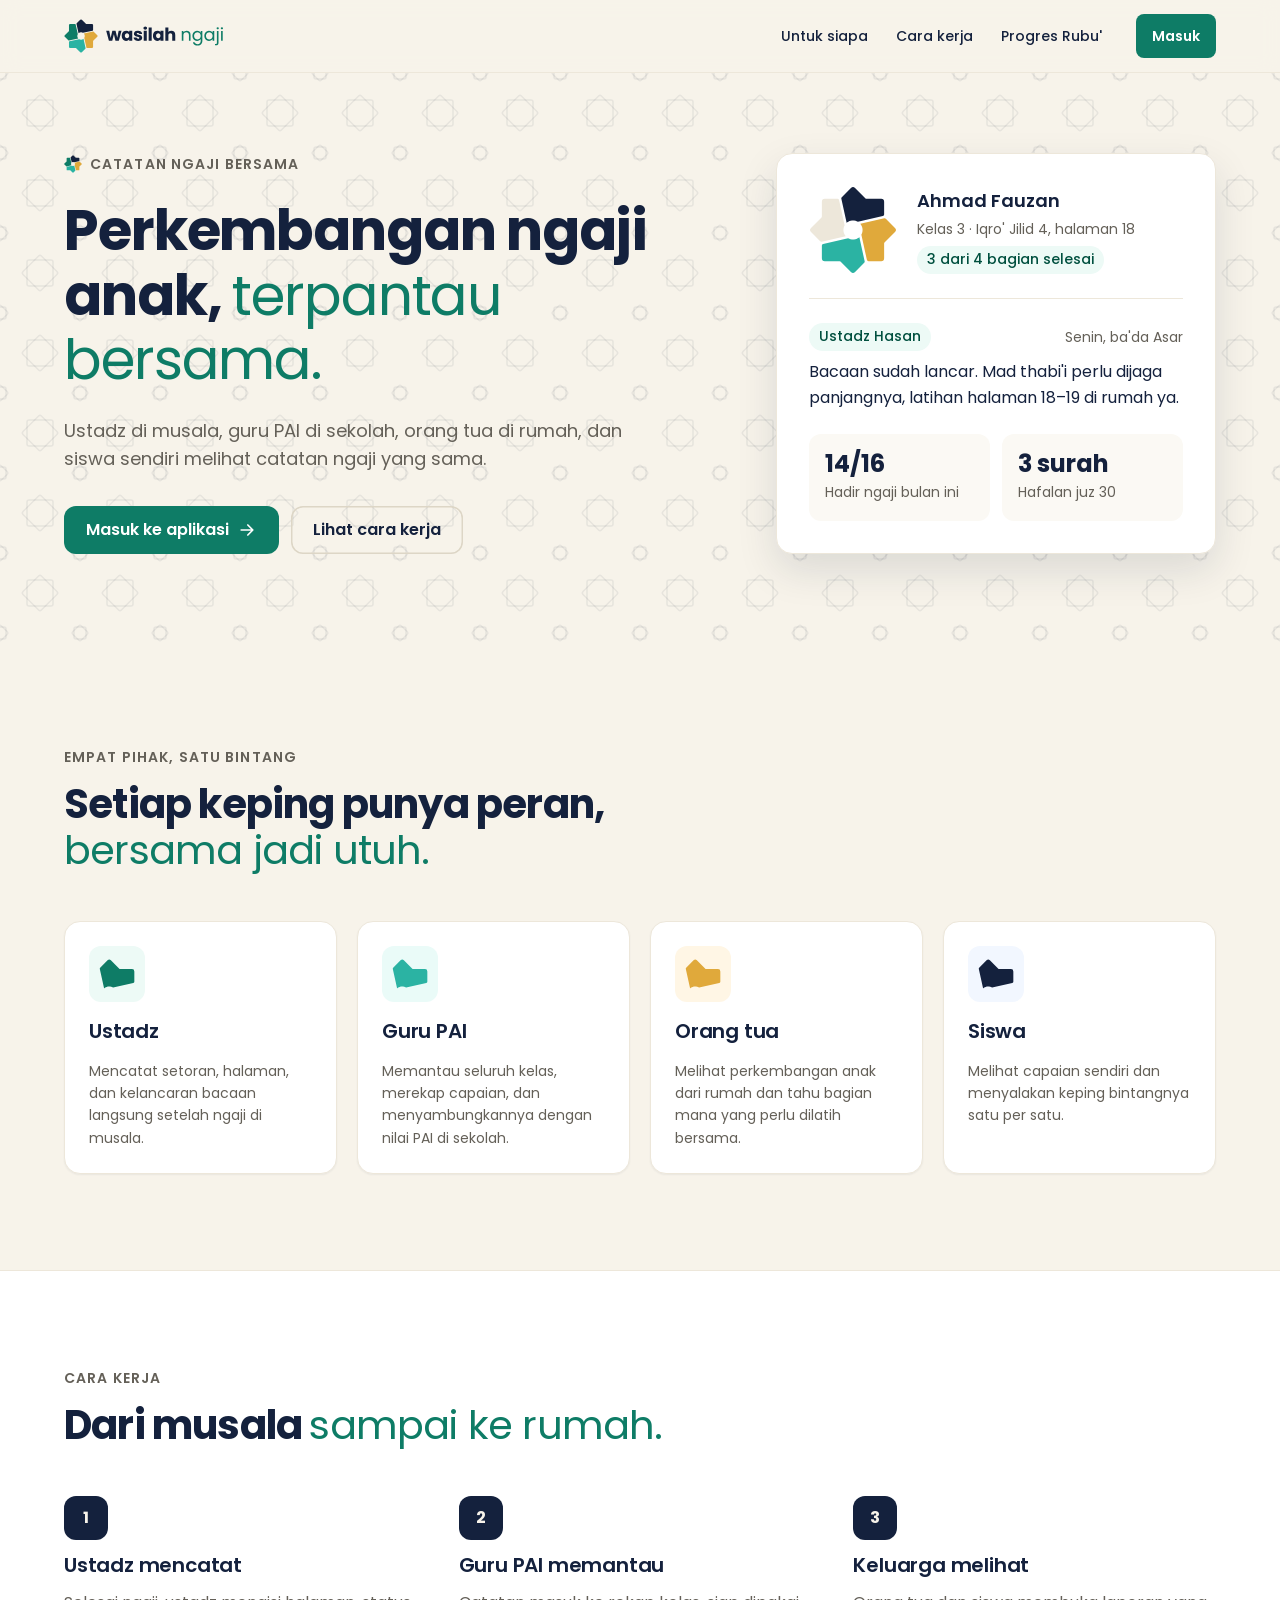
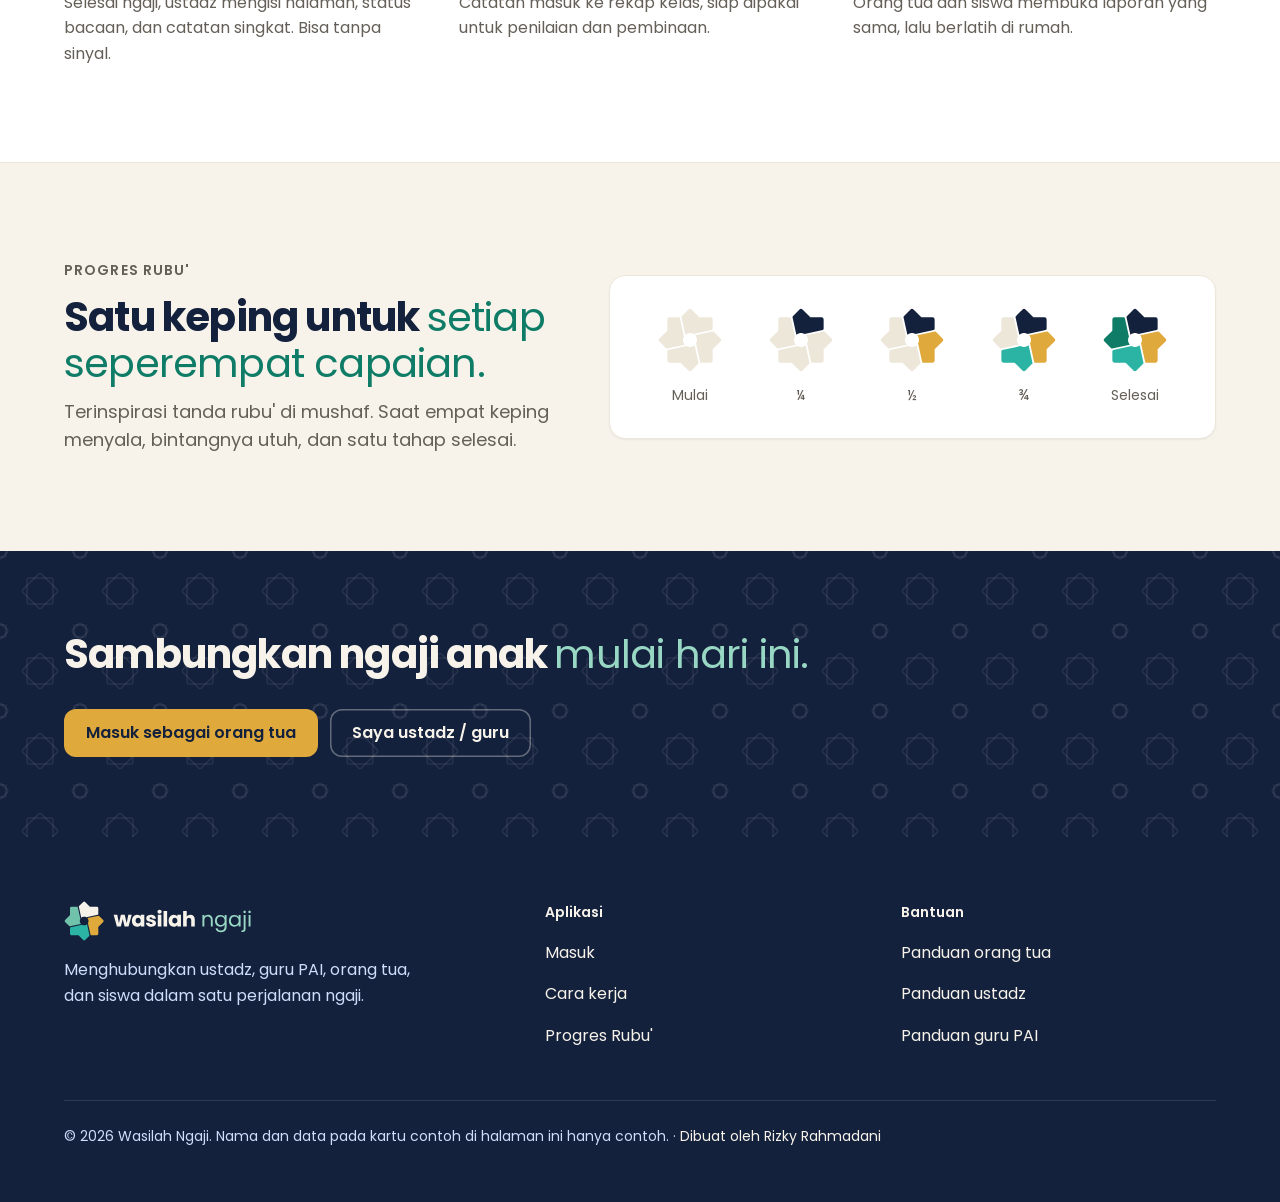
<file: index.html>
<!doctype html>
<html lang="id">
<head>
<meta charset="utf-8">
<meta name="viewport" content="width=device-width, initial-scale=1">
<title>Wasilah Ngaji — Perkembangan ngaji anak, terpantau bersama</title>
<meta name="description" content="Wasilah Ngaji menghubungkan ustadz, guru PAI, orang tua, dan siswa dalam satu perjalanan ngaji.">
<!-- Potongan <head> BRAND-GUIDE §11; huruf TIDAK dari Google Fonts melainkan dibundel lokal (SPEC Bagian 3) -->
<link rel="icon" href="./favicon.ico" sizes="any">
<link rel="icon" href="./favicon.svg" type="image/svg+xml">
<link rel="apple-touch-icon" href="./apple-touch-icon.png">
<link rel="manifest" href="./site.webmanifest">
<meta name="theme-color" content="#14213D">
<meta property="og:title" content="Wasilah Ngaji">
<meta property="og:description" content="Menghubungkan ustadz, guru PAI, orang tua, dan siswa dalam satu perjalanan ngaji.">
<meta property="og:image" content="og-image.png">
<script>
  // Tautan lama .../?k=KODE tetap membuka halaman anak
  if (new URLSearchParams(location.search).get('k')) location.replace('app.html' + location.search);
</script>
  <script type="module" crossorigin src="./assets/index-D0d_XadV.js"></script>
  <link rel="modulepreload" crossorigin href="./assets/modulepreload-polyfill-P2Xu9kJm.js">
  <link rel="modulepreload" crossorigin href="./assets/progres-rubu-BIQc5bW9.js">
  <link rel="stylesheet" crossorigin href="./assets/beranda-C5jGzyxb.css">
<script id="vite-plugin-pwa:register-sw" src="./registerSW.js"></script></head>
<body>

<a class="lompat" href="#isi-utama">Lompat ke isi</a>
<header class="wn-header" id="kepala">
  <div class="wn-container">
    <a class="wn-logo" href="./index.html" aria-label="Wasilah Ngaji, ke beranda">
      <img src="./assets/wasilah-ngaji-horizontal-BuQOIVPm.svg" alt="Wasilah Ngaji" width="159" height="34">
    </a>
    <nav class="wn-nav" id="nav-utama" aria-label="Navigasi utama">
      <a href="#peran">Untuk siapa</a>
      <a href="#cara-kerja">Cara kerja</a>
      <a href="#progres">Progres Rubu'</a>
    </nav>
    <div class="wn-header__aksi">
      <a class="wn-btn wn-btn--primer wn-btn--kecil" href="./app.html#/masuk">Masuk</a>
      <button class="wn-menu-btn" type="button" aria-label="Buka menu" aria-expanded="false" aria-controls="nav-utama">
        <svg viewBox="0 0 24 24" fill="none" stroke="currentColor" stroke-width="2" stroke-linecap="round" aria-hidden="true"><path d="M4 7h16M4 12h16M4 17h16"/></svg>
      </button>
    </div>
  </div>
</header>

<main id="isi-utama" tabindex="-1">
  <!-- HERO -->
  <section class="hero wn-pola-terang">
    <div class="wn-container hero__grid">
      <div class="hero__teks">
        <p class="wn-label"><img src="./assets/wasilah-ngaji-simbol-Dym46mb_.svg" alt="">Catatan ngaji bersama</p>
        <h1 class="wn-h1 wn-dua-nada">Perkembangan ngaji anak, <span class="wn-nada-2">terpantau bersama.</span></h1>
        <p class="wn-lead">Ustadz di musala, guru PAI di sekolah, orang tua di rumah, dan siswa sendiri melihat catatan ngaji yang sama.</p>
        <div class="hero__aksi">
          <a class="wn-btn wn-btn--primer" href="./app.html#/masuk">
            Masuk ke aplikasi
            <svg viewBox="0 0 24 24" fill="none" stroke="currentColor" stroke-width="2" stroke-linecap="round" stroke-linejoin="round" aria-hidden="true"><path d="M5 12h14M13 6l6 6-6 6"/></svg>
          </a>
          <a class="wn-btn wn-btn--garis" href="#cara-kerja">Lihat cara kerja</a>
        </div>
      </div>

      <article class="wn-kartu hero__kartu" aria-label="Contoh laporan ngaji (data contoh)">
        <div class="anak">
          <progres-rubu nilai="3" ukuran="88" label="Iqro' Jilid 4"></progres-rubu>
          <div>
            <p class="anak__nama">Ahmad Fauzan</p>
            <p class="anak__info">Kelas 3 · Iqro' Jilid 4, halaman 18</p>
            <p class="anak__info anak__info--chip"><span class="wn-chip wn-chip--lancar">3 dari 4 bagian selesai</span></p>
          </div>
        </div>
        <hr class="garis">
        <div class="catatan">
          <div class="catatan__kepala">
            <span class="wn-chip wn-chip--ustadz">Ustadz Hasan</span>
            <span class="wn-teks-redup kecil">Senin, ba'da Asar</span>
          </div>
          <p>Bacaan sudah lancar. Mad thabi'i perlu dijaga panjangnya, latihan halaman 18–19 di rumah ya.</p>
        </div>
        <div class="mini-stat">
          <div><b>14/16</b><span>Hadir ngaji bulan ini</span></div>
          <div><b>3 surah</b><span>Hafalan juz 30</span></div>
        </div>
      </article>
    </div>
  </section>

  <!-- PERAN -->
  <section class="wn-section" id="peran">
    <div class="wn-container">
      <div class="judul-bagian">
        <p class="wn-label">Empat pihak, satu bintang</p>
        <h2 class="wn-h2 wn-dua-nada">Setiap keping punya peran, <span class="wn-nada-2">bersama jadi utuh.</span></h2>
      </div>
      <div class="peran">
        <article class="wn-kartu">
          <div class="wn-ikon-peran latar-ustadz"><img src="./assets/ikon-peran-ustadz-TIsoL05R.svg" alt=""></div>
          <h3 class="wn-h3">Ustadz</h3>
          <p>Mencatat setoran, halaman, dan kelancaran bacaan langsung setelah ngaji di musala.</p>
        </article>
        <article class="wn-kartu">
          <div class="wn-ikon-peran latar-guru-pai"><img src="./assets/ikon-peran-guru-pai-DvtRYxdZ.svg" alt=""></div>
          <h3 class="wn-h3">Guru PAI</h3>
          <p>Memantau seluruh kelas, merekap capaian, dan menyambungkannya dengan nilai PAI di sekolah.</p>
        </article>
        <article class="wn-kartu">
          <div class="wn-ikon-peran latar-orang-tua"><img src="./assets/ikon-peran-orang-tua-BY3COOLP.svg" alt=""></div>
          <h3 class="wn-h3">Orang tua</h3>
          <p>Melihat perkembangan anak dari rumah dan tahu bagian mana yang perlu dilatih bersama.</p>
        </article>
        <article class="wn-kartu">
          <div class="wn-ikon-peran latar-siswa"><img src="./assets/ikon-peran-siswa-yPZLunTr.svg" alt=""></div>
          <h3 class="wn-h3">Siswa</h3>
          <p>Melihat capaian sendiri dan menyalakan keping bintangnya satu per satu.</p>
        </article>
      </div>
    </div>
  </section>

  <!-- CARA KERJA -->
  <section class="wn-section bagian-putih" id="cara-kerja">
    <div class="wn-container">
      <div class="judul-bagian">
        <p class="wn-label">Cara kerja</p>
        <h2 class="wn-h2 wn-dua-nada">Dari musala <span class="wn-nada-2">sampai ke rumah.</span></h2>
      </div>
      <ol class="langkah">
        <li><h3 class="wn-h3">Ustadz mencatat</h3><p>Selesai ngaji, ustadz mengisi halaman, status bacaan, dan catatan singkat. Bisa tanpa sinyal.</p></li>
        <li><h3 class="wn-h3">Guru PAI memantau</h3><p>Catatan masuk ke rekap kelas, siap dipakai untuk penilaian dan pembinaan.</p></li>
        <li><h3 class="wn-h3">Keluarga melihat</h3><p>Orang tua dan siswa membuka laporan yang sama, lalu berlatih di rumah.</p></li>
      </ol>
    </div>
  </section>

  <!-- PROGRES RUBU' -->
  <section class="wn-section" id="progres">
    <div class="wn-container rubu">
      <div class="judul-bagian judul-bagian--rapat">
        <p class="wn-label">Progres Rubu'</p>
        <h2 class="wn-h2 wn-dua-nada">Satu keping untuk <span class="wn-nada-2">setiap seperempat capaian.</span></h2>
        <p class="wn-lead">Terinspirasi tanda rubu' di mushaf. Saat empat keping menyala, bintangnya utuh, dan satu tahap selesai.</p>
      </div>
      <div class="wn-kartu rubu__deret">
        <figure><progres-rubu nilai="0" ukuran="64"></progres-rubu><figcaption>Mulai</figcaption></figure>
        <figure><progres-rubu nilai="1" ukuran="64"></progres-rubu><figcaption>¼</figcaption></figure>
        <figure><progres-rubu nilai="2" ukuran="64"></progres-rubu><figcaption>½</figcaption></figure>
        <figure><progres-rubu nilai="3" ukuran="64"></progres-rubu><figcaption>¾</figcaption></figure>
        <figure><progres-rubu nilai="4" ukuran="64"></progres-rubu><figcaption>Selesai</figcaption></figure>
      </div>
    </div>
  </section>

  <!-- AJAKAN -->
  <section class="ajakan wn-gelap wn-pola-gelap">
    <div class="wn-container">
      <h2 class="wn-h2 wn-dua-nada">Sambungkan ngaji anak <span class="wn-nada-2">mulai hari ini.</span></h2>
      <div class="ajakan__aksi">
        <a class="wn-btn wn-btn--aksen" href="./app.html#/masuk/orang-tua">Masuk sebagai orang tua</a>
        <a class="wn-btn wn-btn--garis-terang" href="./app.html#/masuk">Saya ustadz / guru</a>
      </div>
    </div>
  </section>
</main>

<footer class="wn-footer">
  <div class="wn-container">
    <div class="footer__grid">
      <div>
        <img src="./assets/wasilah-ngaji-horizontal-putih-DTOFgZY9.svg" alt="Wasilah Ngaji" width="187" height="40">
        <p class="footer__tagline">Menghubungkan ustadz, guru PAI, orang tua, dan siswa dalam satu perjalanan ngaji.</p>
      </div>
      <div>
        <p class="footer__judul">Aplikasi</p>
        <ul><li><a href="./app.html#/masuk">Masuk</a></li><li><a href="#cara-kerja">Cara kerja</a></li><li><a href="#progres">Progres Rubu'</a></li></ul>
      </div>
      <div>
        <p class="footer__judul">Bantuan</p>
        <!-- "Hubungi kami" disembunyikan sampai kontak diberikan (SPEC 8.6 / Bagian 11 no. 9) -->
        <ul><li><a href="./panduan.html#orang-tua">Panduan orang tua</a></li><li><a href="./panduan.html#ustadz">Panduan ustadz</a></li><li><a href="./panduan.html#guru-pai">Panduan guru PAI</a></li></ul>
      </div>
    </div>
    <p class="footer__bawah">© 2026 Wasilah Ngaji. Nama dan data pada kartu contoh di halaman ini hanya contoh. · <span class="dibuat-oleh">Dibuat oleh Rizky Rahmadani</span></p>
  </div>
</footer>

</body>
</html>
</file>
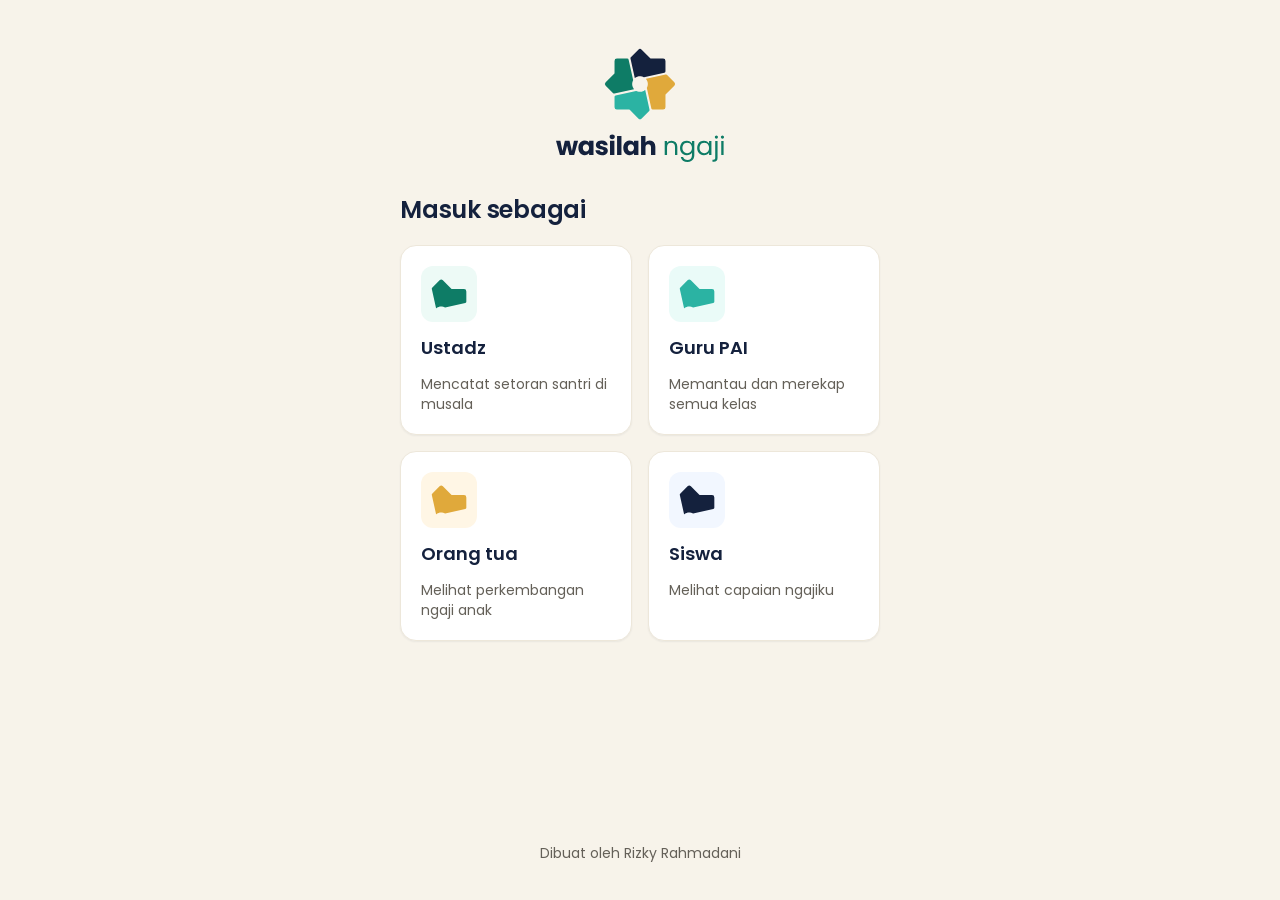
<file: app.html>
<!doctype html>
<html lang="id">
<head>
<meta charset="utf-8">
<meta name="viewport" content="width=device-width, initial-scale=1, viewport-fit=cover">
<title>Wasilah Ngaji</title>
<meta name="description" content="Catatan setoran ngaji: ustadz, guru PAI, orang tua, dan siswa.">
<link rel="icon" href="./favicon.ico" sizes="any">
<link rel="icon" href="./favicon.svg" type="image/svg+xml">
<link rel="apple-touch-icon" href="./apple-touch-icon.png">
<link rel="manifest" href="./site.webmanifest">
<meta name="theme-color" content="#14213D">
<meta property="og:title" content="Wasilah Ngaji">
<meta property="og:description" content="Menghubungkan ustadz, guru PAI, orang tua, dan siswa dalam satu perjalanan ngaji.">
<meta property="og:image" content="og-image.png">
  <script type="module" crossorigin src="./assets/app-DBb6eCwz.js"></script>
  <link rel="modulepreload" crossorigin href="./assets/modulepreload-polyfill-P2Xu9kJm.js">
  <link rel="modulepreload" crossorigin href="./assets/progres-rubu-BIQc5bW9.js">
  <link rel="stylesheet" crossorigin href="./assets/app-C-JDt0lt.css">
<script id="vite-plugin-pwa:register-sw" src="./registerSW.js"></script></head>
<body>
<div id="app" aria-live="off">
  <noscript>Aplikasi Wasilah Ngaji membutuhkan JavaScript.</noscript>
</div>
</body>
</html>
</file>
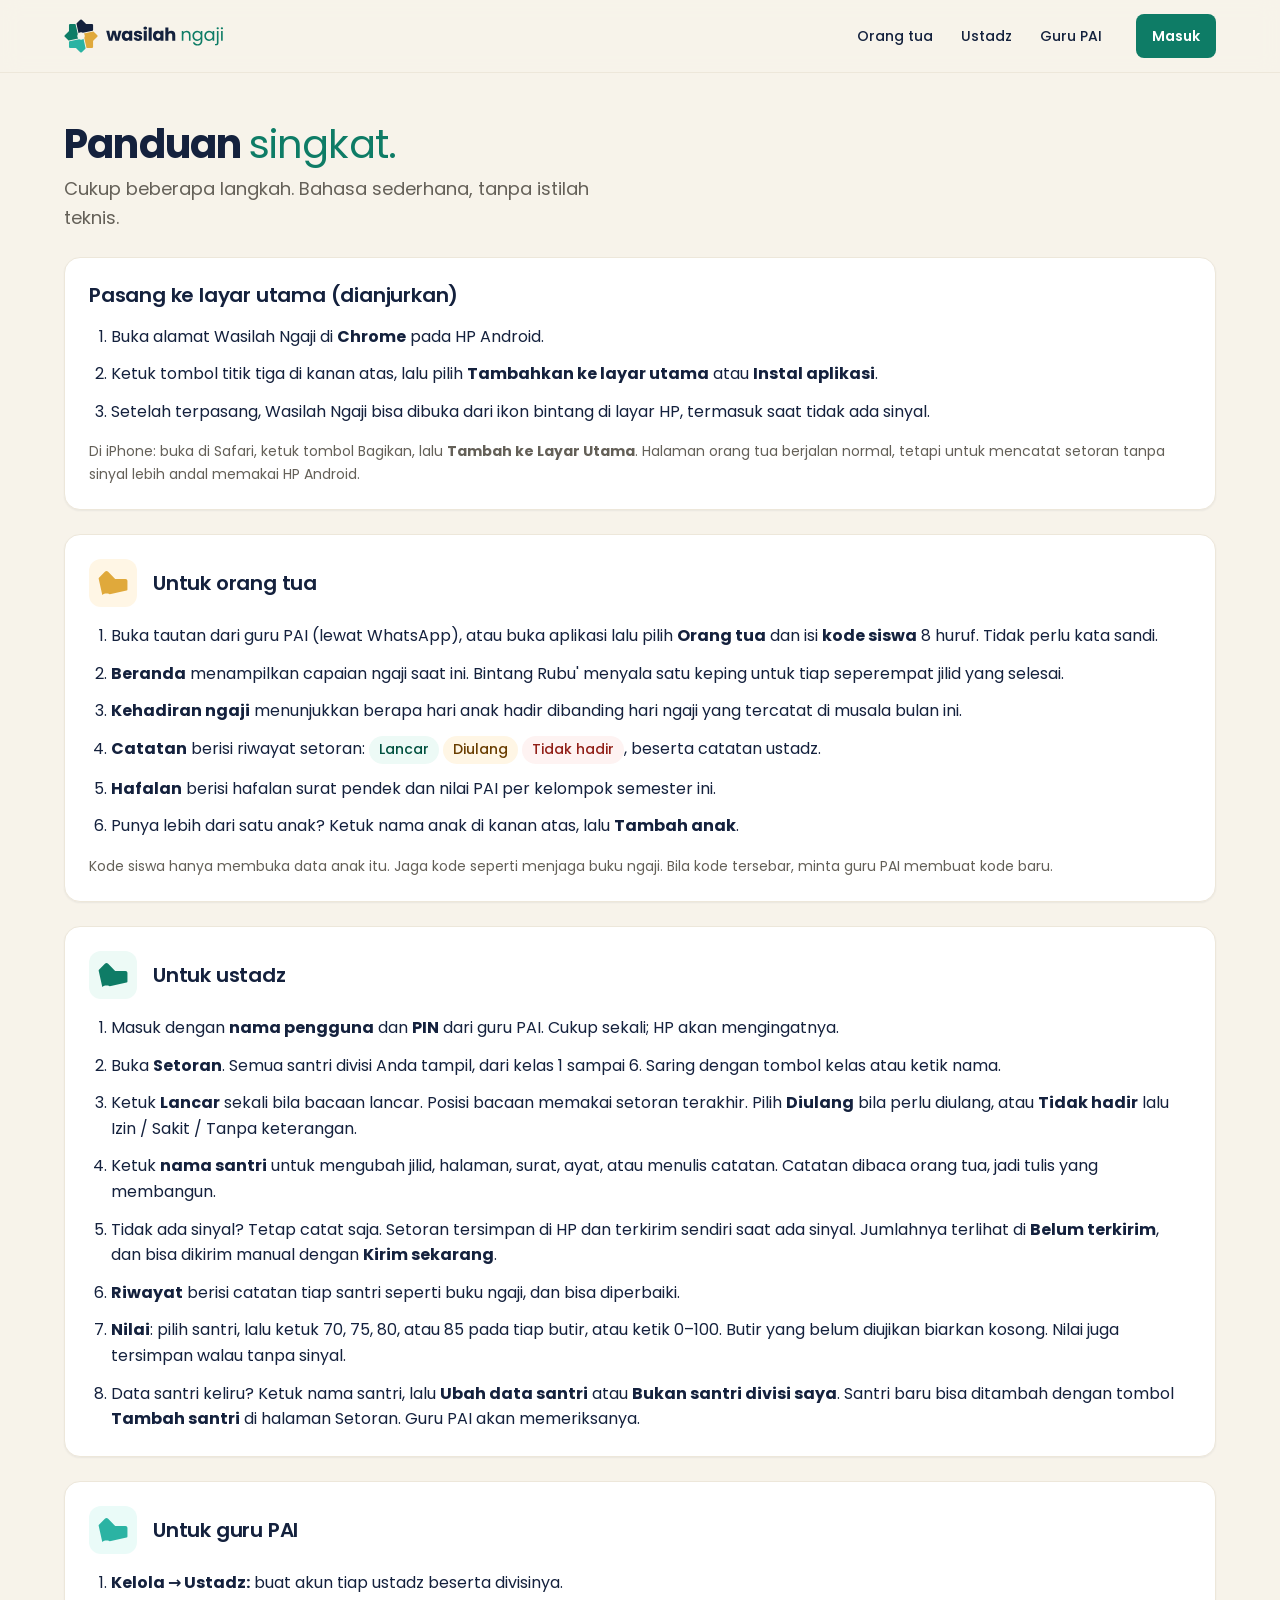
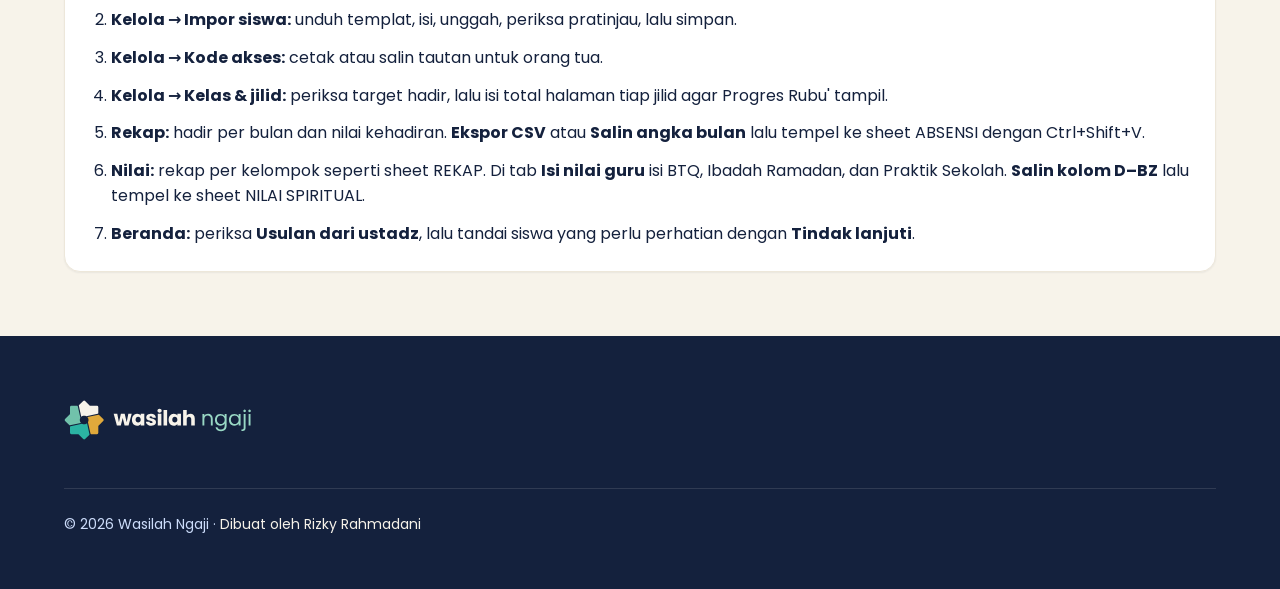
<file: panduan.html>
<!doctype html>
<html lang="id">
<head>
<meta charset="utf-8">
<meta name="viewport" content="width=device-width, initial-scale=1">
<title>Panduan singkat — Wasilah Ngaji</title>
<meta name="description" content="Panduan singkat Wasilah Ngaji untuk orang tua, ustadz, dan guru PAI.">
<link rel="icon" href="./favicon.ico" sizes="any">
<link rel="icon" href="./favicon.svg" type="image/svg+xml">
<link rel="apple-touch-icon" href="./apple-touch-icon.png">
<link rel="manifest" href="./site.webmanifest">
<meta name="theme-color" content="#14213D">
  <script type="module" crossorigin src="./assets/modulepreload-polyfill-P2Xu9kJm.js"></script>
  <link rel="stylesheet" crossorigin href="./assets/panduan-Bm8xgY-z.css">
  <link rel="stylesheet" crossorigin href="./assets/beranda-C5jGzyxb.css">
<script id="vite-plugin-pwa:register-sw" src="./registerSW.js"></script></head>
<body>
<a class="lompat" href="#isi-utama">Lompat ke isi</a>
<header class="wn-header">
  <div class="wn-container">
    <a class="wn-logo" href="./index.html" aria-label="Wasilah Ngaji, ke beranda">
      <img src="./assets/wasilah-ngaji-horizontal-BuQOIVPm.svg" alt="Wasilah Ngaji" width="159" height="34">
    </a>
    <nav class="wn-nav" aria-label="Panduan">
      <a href="#orang-tua">Orang tua</a>
      <a href="#ustadz">Ustadz</a>
      <a href="#guru-pai">Guru PAI</a>
    </nav>
    <div class="wn-header__aksi">
      <a class="wn-btn wn-btn--primer wn-btn--kecil" href="./app.html#/masuk">Masuk</a>
    </div>
  </div>
</header>

<main id="isi-utama" tabindex="-1" class="wn-container panduan">
  <h1 class="wn-h2 wn-dua-nada">Panduan <span class="wn-nada-2">singkat.</span></h1>
  <p class="wn-lead">Cukup beberapa langkah. Bahasa sederhana, tanpa istilah teknis.</p>

  <section class="wn-kartu" id="pasang">
    <h2 class="wn-h3">Pasang ke layar utama (dianjurkan)</h2>
    <ol>
      <li>Buka alamat Wasilah Ngaji di <b>Chrome</b> pada HP Android.</li>
      <li>Ketuk tombol titik tiga di kanan atas, lalu pilih <b>Tambahkan ke layar utama</b> atau <b>Instal aplikasi</b>.</li>
      <li>Setelah terpasang, Wasilah Ngaji bisa dibuka dari ikon bintang di layar HP, termasuk saat tidak ada sinyal.</li>
    </ol>
    <p class="redup">Di iPhone: buka di Safari, ketuk tombol Bagikan, lalu <b>Tambah ke Layar Utama</b>. Halaman orang tua berjalan normal, tetapi untuk mencatat setoran tanpa sinyal lebih andal memakai HP Android.</p>
  </section>

  <section class="wn-kartu" id="orang-tua">
    <div class="judul-ikon"><span class="wn-ikon-peran latar-orang-tua"><img src="./assets/ikon-peran-orang-tua-BY3COOLP.svg" alt=""></span><h2 class="wn-h3">Untuk orang tua</h2></div>
    <ol>
      <li>Buka tautan dari guru PAI (lewat WhatsApp), atau buka aplikasi lalu pilih <b>Orang tua</b> dan isi <b>kode siswa</b> 8 huruf. Tidak perlu kata sandi.</li>
      <li><b>Beranda</b> menampilkan capaian ngaji saat ini. Bintang Rubu' menyala satu keping untuk tiap seperempat jilid yang selesai.</li>
      <li><b>Kehadiran ngaji</b> menunjukkan berapa hari anak hadir dibanding hari ngaji yang tercatat di musala bulan ini.</li>
      <li><b>Catatan</b> berisi riwayat setoran: <span class="wn-chip wn-chip--lancar">Lancar</span> <span class="wn-chip wn-chip--ulang">Diulang</span> <span class="wn-chip wn-chip--absen">Tidak hadir</span>, beserta catatan ustadz.</li>
      <li><b>Hafalan</b> berisi hafalan surat pendek dan nilai PAI per kelompok semester ini.</li>
      <li>Punya lebih dari satu anak? Ketuk nama anak di kanan atas, lalu <b>Tambah anak</b>.</li>
    </ol>
    <p class="redup">Kode siswa hanya membuka data anak itu. Jaga kode seperti menjaga buku ngaji. Bila kode tersebar, minta guru PAI membuat kode baru.</p>
  </section>

  <section class="wn-kartu" id="ustadz">
    <div class="judul-ikon"><span class="wn-ikon-peran latar-ustadz"><img src="./assets/ikon-peran-ustadz-TIsoL05R.svg" alt=""></span><h2 class="wn-h3">Untuk ustadz</h2></div>
    <ol>
      <li>Masuk dengan <b>nama pengguna</b> dan <b>PIN</b> dari guru PAI. Cukup sekali; HP akan mengingatnya.</li>
      <li>Buka <b>Setoran</b>. Semua santri divisi Anda tampil, dari kelas 1 sampai 6. Saring dengan tombol kelas atau ketik nama.</li>
      <li>Ketuk <b>Lancar</b> sekali bila bacaan lancar. Posisi bacaan memakai setoran terakhir. Pilih <b>Diulang</b> bila perlu diulang, atau <b>Tidak hadir</b> lalu Izin / Sakit / Tanpa keterangan.</li>
      <li>Ketuk <b>nama santri</b> untuk mengubah jilid, halaman, surat, ayat, atau menulis catatan. Catatan dibaca orang tua, jadi tulis yang membangun.</li>
      <li>Tidak ada sinyal? Tetap catat saja. Setoran tersimpan di HP dan terkirim sendiri saat ada sinyal. Jumlahnya terlihat di <b>Belum terkirim</b>, dan bisa dikirim manual dengan <b>Kirim sekarang</b>.</li>
      <li><b>Riwayat</b> berisi catatan tiap santri seperti buku ngaji, dan bisa diperbaiki.</li>
      <li><b>Nilai</b>: pilih santri, lalu ketuk 70, 75, 80, atau 85 pada tiap butir, atau ketik 0–100. Butir yang belum diujikan biarkan kosong. Nilai juga tersimpan walau tanpa sinyal.</li>
      <li>Data santri keliru? Ketuk nama santri, lalu <b>Ubah data santri</b> atau <b>Bukan santri divisi saya</b>. Santri baru bisa ditambah dengan tombol <b>Tambah santri</b> di halaman Setoran. Guru PAI akan memeriksanya.</li>
    </ol>
  </section>

  <section class="wn-kartu" id="guru-pai">
    <div class="judul-ikon"><span class="wn-ikon-peran latar-guru-pai"><img src="./assets/ikon-peran-guru-pai-DvtRYxdZ.svg" alt=""></span><h2 class="wn-h3">Untuk guru PAI</h2></div>
    <ol>
      <li><b>Kelola → Ustadz:</b> buat akun tiap ustadz beserta divisinya.</li>
      <li><b>Kelola → Impor siswa:</b> unduh templat, isi, unggah, periksa pratinjau, lalu simpan.</li>
      <li><b>Kelola → Kode akses:</b> cetak atau salin tautan untuk orang tua.</li>
      <li><b>Kelola → Kelas &amp; jilid:</b> periksa target hadir, lalu isi total halaman tiap jilid agar Progres Rubu' tampil.</li>
      <li><b>Rekap:</b> hadir per bulan dan nilai kehadiran. <b>Ekspor CSV</b> atau <b>Salin angka bulan</b> lalu tempel ke sheet ABSENSI dengan Ctrl+Shift+V.</li>
      <li><b>Nilai:</b> rekap per kelompok seperti sheet REKAP. Di tab <b>Isi nilai guru</b> isi BTQ, Ibadah Ramadan, dan Praktik Sekolah. <b>Salin kolom D–BZ</b> lalu tempel ke sheet NILAI SPIRITUAL.</li>
      <li><b>Beranda:</b> periksa <b>Usulan dari ustadz</b>, lalu tandai siswa yang perlu perhatian dengan <b>Tindak lanjuti</b>.</li>
    </ol>
  </section>
</main>

<footer class="wn-footer">
  <div class="wn-container">
    <img src="./assets/wasilah-ngaji-horizontal-putih-DTOFgZY9.svg" alt="Wasilah Ngaji" width="187" height="40">
    <p class="footer__bawah">© 2026 Wasilah Ngaji · <span class="dibuat-oleh">Dibuat oleh Rizky Rahmadani</span></p>
  </div>
</footer>
</body>
</html>
</file>
<file: assets/beranda-C5jGzyxb.css>
@font-face{font-family:Poppins;font-style:normal;font-display:swap;font-weight:400;src:url(./poppins-latin-400-normal-cpxAROuN.woff2)format("woff2"),url(./poppins-latin-400-normal-BOb3E3N0.woff)format("woff")}@font-face{font-family:Poppins;font-style:normal;font-display:swap;font-weight:500;src:url(./poppins-latin-500-normal-C8OXljZJ.woff2)format("woff2"),url(./poppins-latin-500-normal-DGXqpDMm.woff)format("woff")}@font-face{font-family:Poppins;font-style:normal;font-display:swap;font-weight:600;src:url(./poppins-latin-600-normal-zEkxB9Mr.woff2)format("woff2"),url(./poppins-latin-600-normal-BJdTmd5m.woff)format("woff")}@font-face{font-family:Poppins;font-style:normal;font-display:swap;font-weight:700;src:url(./poppins-latin-700-normal-Qrb0O0WB.woff2)format("woff2"),url(./poppins-latin-700-normal-BVuQR_eA.woff)format("woff")}@font-face{font-family:Poppins;font-style:normal;font-display:swap;font-weight:400;src:url(./poppins-latin-ext-400-normal-by3JarPu.woff2)format("woff2"),url(./poppins-latin-ext-400-normal-DaBSavcJ.woff)format("woff")}@font-face{font-family:Poppins;font-style:normal;font-display:swap;font-weight:600;src:url(./poppins-latin-ext-600-normal-CAhIAdZj.woff2)format("woff2"),url(./poppins-latin-ext-600-normal-Df5ffKXP.woff)format("woff")}@font-face{font-family:Noto Naskh Arabic;font-style:normal;font-display:swap;font-weight:400;src:url(./noto-naskh-arabic-arabic-400-normal-U_i0HMfG.woff2)format("woff2"),url(./noto-naskh-arabic-arabic-400-normal-1AoZhAAW.woff)format("woff")}@font-face{font-family:Noto Naskh Arabic;font-style:normal;font-display:swap;font-weight:600;src:url(./noto-naskh-arabic-arabic-600-normal-G5n5bgdQ.woff2)format("woff2"),url(./noto-naskh-arabic-arabic-600-normal-DaTr67aF.woff)format("woff")}:root{--wn-biru-malam:#14213d;--wn-zamrud:#0e7c66;--wn-toska:#2bb3a3;--wn-emas:#e0a93b;--wn-gading:#f7f3ea;--wn-biru-malam-50:#f2f7ff;--wn-biru-malam-100:#e4edff;--wn-biru-malam-200:#cdddfb;--wn-biru-malam-300:#b2c8f3;--wn-biru-malam-400:#95afe4;--wn-biru-malam-500:#7a96cf;--wn-biru-malam-600:#5f79b0;--wn-biru-malam-700:#485f90;--wn-biru-malam-800:#334770;--wn-biru-malam-900:#203053;--wn-biru-malam-950:#14213d;--wn-zamrud-50:#edfaf6;--wn-zamrud-100:#daf4eb;--wn-zamrud-200:#bce7da;--wn-zamrud-300:#98d7c4;--wn-zamrud-400:#71c2ab;--wn-zamrud-500:#4caa92;--wn-zamrud-600:#0e7c66;--wn-zamrud-700:#006653;--wn-zamrud-800:#00503f;--wn-zamrud-900:#00392b;--wn-zamrud-950:#00281d;--wn-toska-50:#eafbf8;--wn-toska-100:#d5f5ef;--wn-toska-200:#b3e9e0;--wn-toska-300:#88d9cc;--wn-toska-400:#58c5b6;--wn-toska-500:#2bb3a3;--wn-toska-600:#009081;--wn-toska-700:#007366;--wn-toska-800:#00574c;--wn-toska-900:#003e36;--wn-toska-950:#002c25;--wn-emas-50:#fff6e5;--wn-emas-100:#fdeacb;--wn-emas-200:#f7d8a3;--wn-emas-300:#ecc071;--wn-emas-400:#e0a93b;--wn-emas-500:#c68a00;--wn-emas-600:#a86d00;--wn-emas-700:#885400;--wn-emas-800:#693d00;--wn-emas-900:#4d2800;--wn-emas-950:#381900;--wn-pasir-50:#fbf9f4;--wn-pasir-100:#f7f3ea;--wn-pasir-200:#ede7da;--wn-pasir-300:#ddd6c6;--wn-pasir-400:#bdb6a6;--wn-pasir-500:#9a9486;--wn-pasir-600:#7b766a;--wn-pasir-700:#646058;--wn-pasir-800:#4c473d;--wn-pasir-900:#363125;--wn-merah-50:#fef3f2;--wn-merah-100:#fee4e2;--wn-merah-600:#b42318;--wn-merah-700:#912018;--wn-bg:#f7f3ea;--wn-bg-alt:#fbf9f4;--wn-surface:#fff;--wn-surface-muted:#fbf9f4;--wn-border:#ede7da;--wn-border-strong:#ddd6c6;--wn-text:#14213d;--wn-text-muted:#646058;--wn-text-on-dark:#f7f3ea;--wn-text-on-dark-muted:#cdddfb;--wn-primary:#0e7c66;--wn-primary-hover:#006653;--wn-primary-soft:#edfaf6;--wn-on-primary:#fff;--wn-dark:#14213d;--wn-dark-hover:#203053;--wn-accent:#e0a93b;--wn-accent-soft:#fff6e5;--wn-on-accent:#14213d;--wn-link:#0e7c66;--wn-focus:#2bb3a3;--wn-success:#0e7c66;--wn-warning:#885400;--wn-danger:#b42318;--wn-info:#007366;--wn-peran-siswa:#14213d;--wn-peran-siswa-soft:#f2f7ff;--wn-peran-siswa-text:#14213d;--wn-peran-ustadz:#0e7c66;--wn-peran-ustadz-soft:#edfaf6;--wn-peran-ustadz-text:#00503f;--wn-peran-guru-pai:#2bb3a3;--wn-peran-guru-pai-soft:#eafbf8;--wn-peran-guru-pai-text:#00574c;--wn-peran-orang-tua:#e0a93b;--wn-peran-orang-tua-soft:#fff6e5;--wn-peran-orang-tua-text:#693d00;--wn-font-sans:"Poppins", ui-sans-serif, system-ui, "Segoe UI", Roboto, Arial, sans-serif;--wn-font-arab:"Noto Naskh Arabic", "Amiri", "Traditional Arabic", serif;--wn-text-xs:.75rem;--wn-text-sm:.875rem;--wn-text-base:1rem;--wn-text-lg:1.125rem;--wn-text-xl:1.25rem;--wn-text-2xl:1.5rem;--wn-text-3xl:1.875rem;--wn-text-4xl:2.25rem;--wn-text-5xl:3rem;--wn-text-6xl:3.75rem;--wn-leading-tight:1.15;--wn-leading-snug:1.3;--wn-leading-normal:1.6;--wn-leading-arab:2.1;--wn-tracking-judul:-.02em;--wn-tracking-label:.08em;--wn-weight-regular:400;--wn-weight-medium:500;--wn-weight-semibold:600;--wn-weight-bold:700;--wn-space-0:0;--wn-space-1:4px;--wn-space-2:8px;--wn-space-3:12px;--wn-space-4:16px;--wn-space-5:20px;--wn-space-6:24px;--wn-space-8:32px;--wn-space-10:40px;--wn-space-12:48px;--wn-space-16:64px;--wn-space-20:80px;--wn-space-24:96px;--wn-radius-sm:8px;--wn-radius-md:12px;--wn-radius-lg:16px;--wn-radius-xl:24px;--wn-radius-full:999px;--wn-shadow-sm:0 1px 2px #14213d0f;--wn-shadow-md:0 4px 16px #14213d14;--wn-shadow-lg:0 16px 40px #14213d1f;--wn-container:1200px;--wn-gutter:24px;--wn-header-h:72px;--wn-celah:4px;--wn-ease:cubic-bezier(.2, .7, .2, 1);--wn-durasi:.2s;--wn-focus-ring:0 0 0 3px var(--wn-gading), 0 0 0 5px var(--wn-focus)}*,:before,:after{box-sizing:border-box}html{-webkit-text-size-adjust:100%;scroll-behavior:smooth}body{font-family:var(--wn-font-sans);font-size:var(--wn-text-base);line-height:var(--wn-leading-normal);color:var(--wn-text);background:var(--wn-bg);-webkit-font-smoothing:antialiased;margin:0}img,svg{max-width:100%;display:block}a{color:var(--wn-link);text-underline-offset:3px}:focus-visible{box-shadow:var(--wn-focus-ring);border-radius:var(--wn-radius-sm);outline:none}.wn-sr-only{clip:rect(0 0 0 0);white-space:nowrap;width:1px;height:1px;position:absolute;overflow:hidden}.wn-container{max-width:var(--wn-container);padding-inline:var(--wn-gutter);margin-inline:auto}.wn-section{padding-block:var(--wn-space-24)}@media (width<=720px){.wn-section{padding-block:var(--wn-space-16)}}.wn-h1,.wn-h2,.wn-h3{color:var(--wn-text);letter-spacing:var(--wn-tracking-judul);margin:0}.wn-h1{font-size:clamp(2.25rem,5vw,3.5rem);line-height:var(--wn-leading-tight);font-weight:700}.wn-h2{font-size:clamp(1.75rem,3.2vw,2.5rem);line-height:var(--wn-leading-tight);font-weight:700}.wn-h3{font-size:var(--wn-text-xl);line-height:var(--wn-leading-snug);letter-spacing:-.01em;font-weight:600}.wn-lead{font-size:var(--wn-text-lg);color:var(--wn-text-muted);max-width:36rem;margin:0}.wn-teks-redup{color:var(--wn-text-muted)}.wn-dua-nada .wn-nada-2{color:var(--wn-primary);font-weight:400}.wn-gelap .wn-dua-nada .wn-nada-2{color:var(--wn-zamrud-300)}.wn-label{align-items:center;gap:var(--wn-space-2);font-size:var(--wn-text-sm);letter-spacing:var(--wn-tracking-label);text-transform:uppercase;color:var(--wn-text-muted);margin:0;font-weight:600;display:inline-flex}.wn-label img{width:18px;height:18px}.wn-btn{justify-content:center;align-items:center;gap:var(--wn-space-2);border-radius:var(--wn-radius-md);min-height:48px;font:600 var(--wn-text-base) / 1 var(--wn-font-sans);cursor:pointer;transition:background-color var(--wn-durasi) var(--wn-ease), color var(--wn-durasi) var(--wn-ease), transform var(--wn-durasi) var(--wn-ease);border:0;padding:0 22px;text-decoration:none;display:inline-flex}.wn-btn:active{transform:translateY(1px)}.wn-btn svg{width:20px;height:20px}.wn-btn--primer{background:var(--wn-primary);color:var(--wn-on-primary)}.wn-btn--primer:hover{background:var(--wn-primary-hover)}.wn-btn--gelap{background:var(--wn-dark);color:var(--wn-text-on-dark)}.wn-btn--gelap:hover{background:var(--wn-dark-hover)}.wn-btn--aksen{background:var(--wn-accent);color:var(--wn-on-accent)}.wn-btn--aksen:hover{background:var(--wn-emas-300)}.wn-btn--garis{color:var(--wn-text);box-shadow:inset 0 0 0 1.5px var(--wn-border-strong);background:0 0}.wn-btn--garis:hover{background:var(--wn-surface)}.wn-btn--garis-terang{color:var(--wn-text-on-dark);background:0 0;box-shadow:inset 0 0 0 1.5px #f7f3ea59}.wn-btn--garis-terang:hover{background:#f7f3ea14}.wn-btn--kecil{min-height:44px;font-size:var(--wn-text-sm);border-radius:var(--wn-radius-sm);padding:0 16px}.wn-kartu{background:var(--wn-surface);border:1px solid var(--wn-border);border-radius:var(--wn-radius-lg);padding:var(--wn-space-6);box-shadow:var(--wn-shadow-sm)}.wn-kartu--gelap{background:var(--wn-dark);color:var(--wn-text-on-dark);border-color:#0000}.wn-chip{border-radius:var(--wn-radius-full);font-size:var(--wn-text-sm);white-space:nowrap;align-items:center;gap:6px;padding:4px 10px;font-weight:500;line-height:1.4;display:inline-flex}.wn-chip--lancar{background:var(--wn-zamrud-50);color:var(--wn-zamrud-800)}.wn-chip--ulang{background:var(--wn-emas-50);color:var(--wn-emas-800)}.wn-chip--absen{background:var(--wn-merah-50);color:var(--wn-merah-700)}.wn-chip--siswa{background:var(--wn-peran-siswa-soft);color:var(--wn-peran-siswa-text)}.wn-chip--ustadz{background:var(--wn-peran-ustadz-soft);color:var(--wn-peran-ustadz-text)}.wn-chip--guru-pai{background:var(--wn-peran-guru-pai-soft);color:var(--wn-peran-guru-pai-text)}.wn-chip--orang-tua{background:var(--wn-peran-orang-tua-soft);color:var(--wn-peran-orang-tua-text)}.wn-ikon-peran{border-radius:var(--wn-radius-md);background:var(--wn-surface-muted);place-items:center;width:56px;height:56px;display:grid}.wn-ikon-peran img{width:36px;height:36px}.wn-bilah{border-radius:var(--wn-radius-full);background:var(--wn-pasir-200);height:10px;overflow:hidden}.wn-bilah>span{border-radius:inherit;background:var(--wn-primary);height:100%;display:block}.wn-header{z-index:20;-webkit-backdrop-filter:blur(10px);backdrop-filter:blur(10px);border-bottom:1px solid var(--wn-border);background:#f7f3eaeb;position:sticky;top:0}.wn-header .wn-container{height:var(--wn-header-h);align-items:center;gap:var(--wn-space-8);display:flex}.wn-header .wn-logo img{width:auto;height:34px}.wn-nav{gap:var(--wn-space-6);margin-left:auto;display:flex}.wn-nav a{color:var(--wn-text);font-weight:500;font-size:var(--wn-text-sm);padding:8px 2px;text-decoration:none}.wn-nav a:hover{color:var(--wn-primary)}.wn-header__aksi{gap:var(--wn-space-3);align-items:center;display:flex}.wn-menu-btn{border-radius:var(--wn-radius-sm);width:44px;height:44px;color:var(--wn-text);cursor:pointer;background:0 0;border:0;display:none}.wn-menu-btn svg{width:24px;height:24px;margin:auto}@media (width<=860px){.wn-nav{display:none}.wn-header__aksi{margin-left:auto}.wn-menu-btn{display:grid}.wn-header .wn-logo img{height:30px}}.wn-pola-terang{background-color:var(--wn-bg);background-image:url(./pola-bintang-untuk-latar-terang-Bjj3RK38.svg);background-size:80px 80px}.wn-gelap{background-color:var(--wn-dark);color:var(--wn-text-on-dark)}.wn-gelap .wn-h1,.wn-gelap .wn-h2,.wn-gelap .wn-h3{color:var(--wn-text-on-dark)}.wn-gelap .wn-lead,.wn-gelap .wn-teks-redup{color:var(--wn-text-on-dark-muted)}.wn-pola-gelap{background-image:url(./pola-bintang-untuk-latar-gelap-BhC3LnF3.svg);background-size:80px 80px}.wn-field{flex-direction:column;gap:6px;display:flex}.wn-field label{font-size:var(--wn-text-sm);color:var(--wn-text);font-weight:500}.wn-input,.wn-select,.wn-textarea{border-radius:var(--wn-radius-sm);background:var(--wn-surface);width:100%;min-height:48px;box-shadow:inset 0 0 0 1.5px var(--wn-border-strong);font:400 var(--wn-text-base) / 1.4 var(--wn-font-sans);color:var(--wn-text);border:0;padding:10px 14px}.wn-textarea{resize:vertical;min-height:96px}.wn-input::placeholder,.wn-textarea::placeholder{color:var(--wn-pasir-600)}.wn-input:focus-visible,.wn-select:focus-visible,.wn-textarea:focus-visible{box-shadow:inset 0 0 0 1.5px var(--wn-toska-700), var(--wn-focus-ring)}.wn-field__galat{font-size:var(--wn-text-sm);color:var(--wn-danger);align-items:center;gap:6px;display:flex}.wn-input[aria-invalid=true]{box-shadow:inset 0 0 0 1.5px var(--wn-danger)}.wn-teks-arab{font-family:var(--wn-font-arab);font-size:1.25em;line-height:var(--wn-leading-arab)}@media (prefers-reduced-motion:reduce){*,:before,:after{scroll-behavior:auto!important;transition:none!important;animation:none!important}}.wn-footer{background:var(--wn-dark);color:var(--wn-text-on-dark-muted);padding-block:var(--wn-space-16) var(--wn-space-10)}.wn-footer a{color:var(--wn-text-on-dark);text-decoration:none}.wn-footer a:hover{text-decoration:underline}.lompat{left:var(--wn-space-4);z-index:100;background:var(--wn-dark);color:var(--wn-text-on-dark);padding:var(--wn-space-3) var(--wn-space-4);border-radius:var(--wn-radius-sm);font-weight:600;text-decoration:none;position:absolute;top:-60px}.lompat:focus-visible{top:var(--wn-space-2)}[hidden]{display:none!important}button{font-family:inherit}.hero{padding-block:var(--wn-space-20) var(--wn-space-24)}.hero__grid{gap:var(--wn-space-16);grid-template-columns:1.1fr .9fr;align-items:center;display:grid}.hero__teks{gap:var(--wn-space-6);flex-direction:column;display:flex}.hero__aksi{gap:var(--wn-space-3);margin-top:var(--wn-space-2);flex-wrap:wrap;display:flex}.hero__kartu{width:100%;max-width:440px;padding:var(--wn-space-8);box-shadow:var(--wn-shadow-lg);justify-self:end}.anak{align-items:center;gap:var(--wn-space-5);display:flex}.anak__nama{font-weight:600;font-size:var(--wn-text-lg);margin:0}.anak__info{font-size:var(--wn-text-sm);color:var(--wn-text-muted);margin:2px 0 0}.anak__info--chip{margin-top:6px}.garis{background:var(--wn-border);height:1px;margin-block:var(--wn-space-6);border:0}.catatan{gap:var(--wn-space-2);flex-direction:column;display:flex}.catatan__kepala{justify-content:space-between;align-items:center;gap:var(--wn-space-3);display:flex}.catatan p{margin:0}.kecil{font-size:var(--wn-text-sm)}.mini-stat{gap:var(--wn-space-3);margin-top:var(--wn-space-6);grid-template-columns:repeat(2,minmax(0,1fr));display:grid}.mini-stat div{background:var(--wn-surface-muted);border-radius:var(--wn-radius-md);padding:var(--wn-space-4)}.mini-stat b{font-size:var(--wn-text-2xl);line-height:1.2;display:block}.mini-stat span{font-size:var(--wn-text-sm);color:var(--wn-text-muted)}.judul-bagian{gap:var(--wn-space-3);max-width:44rem;margin-bottom:var(--wn-space-12);flex-direction:column;display:flex}.judul-bagian--rapat{margin-bottom:0}.peran{gap:var(--wn-space-5);grid-template-columns:repeat(4,minmax(0,1fr));display:grid}.peran .wn-kartu{gap:var(--wn-space-4);flex-direction:column;display:flex}.peran p{color:var(--wn-text-muted);font-size:var(--wn-text-sm);margin:0}.latar-ustadz{background:var(--wn-peran-ustadz-soft)}.latar-guru-pai{background:var(--wn-peran-guru-pai-soft)}.latar-orang-tua{background:var(--wn-peran-orang-tua-soft)}.latar-siswa{background:var(--wn-peran-siswa-soft)}.bagian-putih{background:var(--wn-surface);border-block:1px solid var(--wn-border)}.langkah{gap:var(--wn-space-8);counter-reset:langkah;grid-template-columns:repeat(3,minmax(0,1fr));margin:0;padding:0;list-style:none;display:grid}.langkah li{gap:var(--wn-space-3);flex-direction:column;display:flex}.langkah li:before{counter-increment:langkah;content:counter(langkah);border-radius:var(--wn-radius-md);background:var(--wn-dark);width:44px;height:44px;color:var(--wn-text-on-dark);place-items:center;font-weight:700;display:grid}.langkah p{color:var(--wn-text-muted);margin:0}.rubu{gap:var(--wn-space-12);grid-template-columns:.9fr 1.1fr;align-items:center;display:grid}.rubu__deret{gap:var(--wn-space-4);padding:var(--wn-space-8);grid-template-columns:repeat(5,minmax(0,1fr));display:grid}.rubu__deret figure{align-items:center;gap:var(--wn-space-3);text-align:center;flex-direction:column;margin:0;display:flex}.rubu__deret figcaption{font-size:var(--wn-text-sm);color:var(--wn-text-muted)}.ajakan{padding-block:var(--wn-space-20)}.ajakan .wn-container{justify-content:space-between;align-items:center;gap:var(--wn-space-8);flex-wrap:wrap;display:flex}.ajakan__aksi{gap:var(--wn-space-3);flex-wrap:wrap;display:flex}.footer__grid{gap:var(--wn-space-10);grid-template-columns:1.4fr repeat(2,minmax(0,1fr));display:grid}.footer__grid ul{gap:var(--wn-space-2);flex-direction:column;margin:0;padding:0;list-style:none;display:flex}.footer__grid a{padding-block:4px;display:inline-block}.footer__judul{margin:0 0 var(--wn-space-3);color:var(--wn-text-on-dark);font-weight:600;font-size:var(--wn-text-sm)}.footer__tagline{max-width:22rem;margin:var(--wn-space-4) 0 0}.footer__bawah{margin-top:var(--wn-space-12);padding-top:var(--wn-space-6);border-top:1px solid color-mix(in srgb, var(--wn-text-on-dark) 12%, transparent);font-size:var(--wn-text-sm)}.dibuat-oleh{color:var(--wn-text-on-dark)}@media (width<=860px){.wn-header.terbuka .wn-nav{left:0;right:0;top:var(--wn-header-h);background:var(--wn-bg);border-bottom:1px solid var(--wn-border);padding:var(--wn-space-2) var(--wn-gutter) var(--wn-space-4);box-shadow:var(--wn-shadow-md);flex-direction:column;gap:0;display:flex;position:absolute}.wn-header.terbuka .wn-nav a{font-size:var(--wn-text-base);min-height:44px;padding:12px 0}}@media (width<=960px){.hero__grid,.rubu{grid-template-columns:1fr}.hero__kartu{justify-self:start}.peran{grid-template-columns:repeat(2,minmax(0,1fr))}.langkah{grid-template-columns:1fr}.footer__grid{grid-template-columns:1fr 1fr}.footer__grid>:first-child{grid-column:1/-1}}@media (width<=560px){.hero{padding-block:var(--wn-space-12) var(--wn-space-16)}.peran{grid-template-columns:1fr}.rubu__deret{padding:var(--wn-space-5) var(--wn-space-3);gap:var(--wn-space-2)}.rubu__deret progres-rubu svg{width:48px;height:48px}.hero__kartu{padding:var(--wn-space-6)}}main:focus{outline:none}
</file>
<file: assets/app-C-JDt0lt.css>
@font-face{font-family:Poppins;font-style:normal;font-display:swap;font-weight:400;src:url(./poppins-latin-400-normal-cpxAROuN.woff2)format("woff2"),url(./poppins-latin-400-normal-BOb3E3N0.woff)format("woff")}@font-face{font-family:Poppins;font-style:normal;font-display:swap;font-weight:500;src:url(./poppins-latin-500-normal-C8OXljZJ.woff2)format("woff2"),url(./poppins-latin-500-normal-DGXqpDMm.woff)format("woff")}@font-face{font-family:Poppins;font-style:normal;font-display:swap;font-weight:600;src:url(./poppins-latin-600-normal-zEkxB9Mr.woff2)format("woff2"),url(./poppins-latin-600-normal-BJdTmd5m.woff)format("woff")}@font-face{font-family:Poppins;font-style:normal;font-display:swap;font-weight:700;src:url(./poppins-latin-700-normal-Qrb0O0WB.woff2)format("woff2"),url(./poppins-latin-700-normal-BVuQR_eA.woff)format("woff")}@font-face{font-family:Poppins;font-style:normal;font-display:swap;font-weight:400;src:url(./poppins-latin-ext-400-normal-by3JarPu.woff2)format("woff2"),url(./poppins-latin-ext-400-normal-DaBSavcJ.woff)format("woff")}@font-face{font-family:Poppins;font-style:normal;font-display:swap;font-weight:600;src:url(./poppins-latin-ext-600-normal-CAhIAdZj.woff2)format("woff2"),url(./poppins-latin-ext-600-normal-Df5ffKXP.woff)format("woff")}@font-face{font-family:Noto Naskh Arabic;font-style:normal;font-display:swap;font-weight:400;src:url(./noto-naskh-arabic-arabic-400-normal-U_i0HMfG.woff2)format("woff2"),url(./noto-naskh-arabic-arabic-400-normal-1AoZhAAW.woff)format("woff")}@font-face{font-family:Noto Naskh Arabic;font-style:normal;font-display:swap;font-weight:600;src:url(./noto-naskh-arabic-arabic-600-normal-G5n5bgdQ.woff2)format("woff2"),url(./noto-naskh-arabic-arabic-600-normal-DaTr67aF.woff)format("woff")}:root{--wn-biru-malam:#14213d;--wn-zamrud:#0e7c66;--wn-toska:#2bb3a3;--wn-emas:#e0a93b;--wn-gading:#f7f3ea;--wn-biru-malam-50:#f2f7ff;--wn-biru-malam-100:#e4edff;--wn-biru-malam-200:#cdddfb;--wn-biru-malam-300:#b2c8f3;--wn-biru-malam-400:#95afe4;--wn-biru-malam-500:#7a96cf;--wn-biru-malam-600:#5f79b0;--wn-biru-malam-700:#485f90;--wn-biru-malam-800:#334770;--wn-biru-malam-900:#203053;--wn-biru-malam-950:#14213d;--wn-zamrud-50:#edfaf6;--wn-zamrud-100:#daf4eb;--wn-zamrud-200:#bce7da;--wn-zamrud-300:#98d7c4;--wn-zamrud-400:#71c2ab;--wn-zamrud-500:#4caa92;--wn-zamrud-600:#0e7c66;--wn-zamrud-700:#006653;--wn-zamrud-800:#00503f;--wn-zamrud-900:#00392b;--wn-zamrud-950:#00281d;--wn-toska-50:#eafbf8;--wn-toska-100:#d5f5ef;--wn-toska-200:#b3e9e0;--wn-toska-300:#88d9cc;--wn-toska-400:#58c5b6;--wn-toska-500:#2bb3a3;--wn-toska-600:#009081;--wn-toska-700:#007366;--wn-toska-800:#00574c;--wn-toska-900:#003e36;--wn-toska-950:#002c25;--wn-emas-50:#fff6e5;--wn-emas-100:#fdeacb;--wn-emas-200:#f7d8a3;--wn-emas-300:#ecc071;--wn-emas-400:#e0a93b;--wn-emas-500:#c68a00;--wn-emas-600:#a86d00;--wn-emas-700:#885400;--wn-emas-800:#693d00;--wn-emas-900:#4d2800;--wn-emas-950:#381900;--wn-pasir-50:#fbf9f4;--wn-pasir-100:#f7f3ea;--wn-pasir-200:#ede7da;--wn-pasir-300:#ddd6c6;--wn-pasir-400:#bdb6a6;--wn-pasir-500:#9a9486;--wn-pasir-600:#7b766a;--wn-pasir-700:#646058;--wn-pasir-800:#4c473d;--wn-pasir-900:#363125;--wn-merah-50:#fef3f2;--wn-merah-100:#fee4e2;--wn-merah-600:#b42318;--wn-merah-700:#912018;--wn-bg:#f7f3ea;--wn-bg-alt:#fbf9f4;--wn-surface:#fff;--wn-surface-muted:#fbf9f4;--wn-border:#ede7da;--wn-border-strong:#ddd6c6;--wn-text:#14213d;--wn-text-muted:#646058;--wn-text-on-dark:#f7f3ea;--wn-text-on-dark-muted:#cdddfb;--wn-primary:#0e7c66;--wn-primary-hover:#006653;--wn-primary-soft:#edfaf6;--wn-on-primary:#fff;--wn-dark:#14213d;--wn-dark-hover:#203053;--wn-accent:#e0a93b;--wn-accent-soft:#fff6e5;--wn-on-accent:#14213d;--wn-link:#0e7c66;--wn-focus:#2bb3a3;--wn-success:#0e7c66;--wn-warning:#885400;--wn-danger:#b42318;--wn-info:#007366;--wn-peran-siswa:#14213d;--wn-peran-siswa-soft:#f2f7ff;--wn-peran-siswa-text:#14213d;--wn-peran-ustadz:#0e7c66;--wn-peran-ustadz-soft:#edfaf6;--wn-peran-ustadz-text:#00503f;--wn-peran-guru-pai:#2bb3a3;--wn-peran-guru-pai-soft:#eafbf8;--wn-peran-guru-pai-text:#00574c;--wn-peran-orang-tua:#e0a93b;--wn-peran-orang-tua-soft:#fff6e5;--wn-peran-orang-tua-text:#693d00;--wn-font-sans:"Poppins", ui-sans-serif, system-ui, "Segoe UI", Roboto, Arial, sans-serif;--wn-font-arab:"Noto Naskh Arabic", "Amiri", "Traditional Arabic", serif;--wn-text-xs:.75rem;--wn-text-sm:.875rem;--wn-text-base:1rem;--wn-text-lg:1.125rem;--wn-text-xl:1.25rem;--wn-text-2xl:1.5rem;--wn-text-3xl:1.875rem;--wn-text-4xl:2.25rem;--wn-text-5xl:3rem;--wn-text-6xl:3.75rem;--wn-leading-tight:1.15;--wn-leading-snug:1.3;--wn-leading-normal:1.6;--wn-leading-arab:2.1;--wn-tracking-judul:-.02em;--wn-tracking-label:.08em;--wn-weight-regular:400;--wn-weight-medium:500;--wn-weight-semibold:600;--wn-weight-bold:700;--wn-space-0:0;--wn-space-1:4px;--wn-space-2:8px;--wn-space-3:12px;--wn-space-4:16px;--wn-space-5:20px;--wn-space-6:24px;--wn-space-8:32px;--wn-space-10:40px;--wn-space-12:48px;--wn-space-16:64px;--wn-space-20:80px;--wn-space-24:96px;--wn-radius-sm:8px;--wn-radius-md:12px;--wn-radius-lg:16px;--wn-radius-xl:24px;--wn-radius-full:999px;--wn-shadow-sm:0 1px 2px #14213d0f;--wn-shadow-md:0 4px 16px #14213d14;--wn-shadow-lg:0 16px 40px #14213d1f;--wn-container:1200px;--wn-gutter:24px;--wn-header-h:72px;--wn-celah:4px;--wn-ease:cubic-bezier(.2, .7, .2, 1);--wn-durasi:.2s;--wn-focus-ring:0 0 0 3px var(--wn-gading), 0 0 0 5px var(--wn-focus)}*,:before,:after{box-sizing:border-box}html{-webkit-text-size-adjust:100%;scroll-behavior:smooth}body{font-family:var(--wn-font-sans);font-size:var(--wn-text-base);line-height:var(--wn-leading-normal);color:var(--wn-text);background:var(--wn-bg);-webkit-font-smoothing:antialiased;margin:0}img,svg{max-width:100%;display:block}a{color:var(--wn-link);text-underline-offset:3px}:focus-visible{box-shadow:var(--wn-focus-ring);border-radius:var(--wn-radius-sm);outline:none}.wn-sr-only{clip:rect(0 0 0 0);white-space:nowrap;width:1px;height:1px;position:absolute;overflow:hidden}.wn-container{max-width:var(--wn-container);padding-inline:var(--wn-gutter);margin-inline:auto}.wn-section{padding-block:var(--wn-space-24)}@media (width<=720px){.wn-section{padding-block:var(--wn-space-16)}}.wn-h1,.wn-h2,.wn-h3{color:var(--wn-text);letter-spacing:var(--wn-tracking-judul);margin:0}.wn-h1{font-size:clamp(2.25rem,5vw,3.5rem);line-height:var(--wn-leading-tight);font-weight:700}.wn-h2{font-size:clamp(1.75rem,3.2vw,2.5rem);line-height:var(--wn-leading-tight);font-weight:700}.wn-h3{font-size:var(--wn-text-xl);line-height:var(--wn-leading-snug);letter-spacing:-.01em;font-weight:600}.wn-lead{font-size:var(--wn-text-lg);color:var(--wn-text-muted);max-width:36rem;margin:0}.wn-teks-redup{color:var(--wn-text-muted)}.wn-dua-nada .wn-nada-2{color:var(--wn-primary);font-weight:400}.wn-gelap .wn-dua-nada .wn-nada-2{color:var(--wn-zamrud-300)}.wn-label{align-items:center;gap:var(--wn-space-2);font-size:var(--wn-text-sm);letter-spacing:var(--wn-tracking-label);text-transform:uppercase;color:var(--wn-text-muted);margin:0;font-weight:600;display:inline-flex}.wn-label img{width:18px;height:18px}.wn-btn{justify-content:center;align-items:center;gap:var(--wn-space-2);border-radius:var(--wn-radius-md);min-height:48px;font:600 var(--wn-text-base) / 1 var(--wn-font-sans);cursor:pointer;transition:background-color var(--wn-durasi) var(--wn-ease), color var(--wn-durasi) var(--wn-ease), transform var(--wn-durasi) var(--wn-ease);border:0;padding:0 22px;text-decoration:none;display:inline-flex}.wn-btn:active{transform:translateY(1px)}.wn-btn svg{width:20px;height:20px}.wn-btn--primer{background:var(--wn-primary);color:var(--wn-on-primary)}.wn-btn--primer:hover{background:var(--wn-primary-hover)}.wn-btn--gelap{background:var(--wn-dark);color:var(--wn-text-on-dark)}.wn-btn--gelap:hover{background:var(--wn-dark-hover)}.wn-btn--aksen{background:var(--wn-accent);color:var(--wn-on-accent)}.wn-btn--aksen:hover{background:var(--wn-emas-300)}.wn-btn--garis{color:var(--wn-text);box-shadow:inset 0 0 0 1.5px var(--wn-border-strong);background:0 0}.wn-btn--garis:hover{background:var(--wn-surface)}.wn-btn--garis-terang{color:var(--wn-text-on-dark);background:0 0;box-shadow:inset 0 0 0 1.5px #f7f3ea59}.wn-btn--garis-terang:hover{background:#f7f3ea14}.wn-btn--kecil{min-height:44px;font-size:var(--wn-text-sm);border-radius:var(--wn-radius-sm);padding:0 16px}.wn-kartu{background:var(--wn-surface);border:1px solid var(--wn-border);border-radius:var(--wn-radius-lg);padding:var(--wn-space-6);box-shadow:var(--wn-shadow-sm)}.wn-kartu--gelap{background:var(--wn-dark);color:var(--wn-text-on-dark);border-color:#0000}.wn-chip{border-radius:var(--wn-radius-full);font-size:var(--wn-text-sm);white-space:nowrap;align-items:center;gap:6px;padding:4px 10px;font-weight:500;line-height:1.4;display:inline-flex}.wn-chip--lancar{background:var(--wn-zamrud-50);color:var(--wn-zamrud-800)}.wn-chip--ulang{background:var(--wn-emas-50);color:var(--wn-emas-800)}.wn-chip--absen{background:var(--wn-merah-50);color:var(--wn-merah-700)}.wn-chip--siswa{background:var(--wn-peran-siswa-soft);color:var(--wn-peran-siswa-text)}.wn-chip--ustadz{background:var(--wn-peran-ustadz-soft);color:var(--wn-peran-ustadz-text)}.wn-chip--guru-pai{background:var(--wn-peran-guru-pai-soft);color:var(--wn-peran-guru-pai-text)}.wn-chip--orang-tua{background:var(--wn-peran-orang-tua-soft);color:var(--wn-peran-orang-tua-text)}.wn-ikon-peran{border-radius:var(--wn-radius-md);background:var(--wn-surface-muted);place-items:center;width:56px;height:56px;display:grid}.wn-ikon-peran img{width:36px;height:36px}.wn-bilah{border-radius:var(--wn-radius-full);background:var(--wn-pasir-200);height:10px;overflow:hidden}.wn-bilah>span{border-radius:inherit;background:var(--wn-primary);height:100%;display:block}.wn-header{z-index:20;-webkit-backdrop-filter:blur(10px);backdrop-filter:blur(10px);border-bottom:1px solid var(--wn-border);background:#f7f3eaeb;position:sticky;top:0}.wn-header .wn-container{height:var(--wn-header-h);align-items:center;gap:var(--wn-space-8);display:flex}.wn-header .wn-logo img{width:auto;height:34px}.wn-nav{gap:var(--wn-space-6);margin-left:auto;display:flex}.wn-nav a{color:var(--wn-text);font-weight:500;font-size:var(--wn-text-sm);padding:8px 2px;text-decoration:none}.wn-nav a:hover{color:var(--wn-primary)}.wn-header__aksi{gap:var(--wn-space-3);align-items:center;display:flex}.wn-menu-btn{border-radius:var(--wn-radius-sm);width:44px;height:44px;color:var(--wn-text);cursor:pointer;background:0 0;border:0;display:none}.wn-menu-btn svg{width:24px;height:24px;margin:auto}@media (width<=860px){.wn-nav{display:none}.wn-header__aksi{margin-left:auto}.wn-menu-btn{display:grid}.wn-header .wn-logo img{height:30px}}.wn-pola-terang{background-color:var(--wn-bg);background-image:url(./pola-bintang-untuk-latar-terang-Bjj3RK38.svg);background-size:80px 80px}.wn-gelap{background-color:var(--wn-dark);color:var(--wn-text-on-dark)}.wn-gelap .wn-h1,.wn-gelap .wn-h2,.wn-gelap .wn-h3{color:var(--wn-text-on-dark)}.wn-gelap .wn-lead,.wn-gelap .wn-teks-redup{color:var(--wn-text-on-dark-muted)}.wn-pola-gelap{background-image:url(./pola-bintang-untuk-latar-gelap-BhC3LnF3.svg);background-size:80px 80px}.wn-field{flex-direction:column;gap:6px;display:flex}.wn-field label{font-size:var(--wn-text-sm);color:var(--wn-text);font-weight:500}.wn-input,.wn-select,.wn-textarea{border-radius:var(--wn-radius-sm);background:var(--wn-surface);width:100%;min-height:48px;box-shadow:inset 0 0 0 1.5px var(--wn-border-strong);font:400 var(--wn-text-base) / 1.4 var(--wn-font-sans);color:var(--wn-text);border:0;padding:10px 14px}.wn-textarea{resize:vertical;min-height:96px}.wn-input::placeholder,.wn-textarea::placeholder{color:var(--wn-pasir-600)}.wn-input:focus-visible,.wn-select:focus-visible,.wn-textarea:focus-visible{box-shadow:inset 0 0 0 1.5px var(--wn-toska-700), var(--wn-focus-ring)}.wn-field__galat{font-size:var(--wn-text-sm);color:var(--wn-danger);align-items:center;gap:6px;display:flex}.wn-input[aria-invalid=true]{box-shadow:inset 0 0 0 1.5px var(--wn-danger)}.wn-teks-arab{font-family:var(--wn-font-arab);font-size:1.25em;line-height:var(--wn-leading-arab)}@media (prefers-reduced-motion:reduce){*,:before,:after{scroll-behavior:auto!important;transition:none!important;animation:none!important}}.wn-footer{background:var(--wn-dark);color:var(--wn-text-on-dark-muted);padding-block:var(--wn-space-16) var(--wn-space-10)}.wn-footer a{color:var(--wn-text-on-dark);text-decoration:none}.wn-footer a:hover{text-decoration:underline}.lompat{left:var(--wn-space-4);z-index:100;background:var(--wn-dark);color:var(--wn-text-on-dark);padding:var(--wn-space-3) var(--wn-space-4);border-radius:var(--wn-radius-sm);font-weight:600;text-decoration:none;position:absolute;top:-60px}.lompat:focus-visible{top:var(--wn-space-2)}[hidden]{display:none!important}button{font-family:inherit}.app-bar{background:var(--wn-surface);border-bottom:1px solid var(--wn-border);z-index:20;position:sticky;top:0}.app-bar .wn-container{align-items:center;gap:var(--wn-space-6);height:68px;display:flex}.app-bar__logo{flex:none;margin-left:-4px;padding:4px;display:inline-flex}.app-bar__logo img{width:auto;height:30px}.app-nav{gap:var(--wn-space-1);margin-inline:auto;display:flex}.app-nav a{align-items:center;gap:var(--wn-space-2);border-radius:var(--wn-radius-sm);min-height:44px;color:var(--wn-text-muted);font-weight:500;font-size:var(--wn-text-sm);padding:0 14px;text-decoration:none;display:inline-flex}.app-nav a:hover{background:var(--wn-surface-muted);color:var(--wn-text)}.app-nav a[aria-current=page]{background:var(--wn-primary-soft);color:var(--wn-zamrud-800)}.app-bar__kanan{align-items:center;gap:var(--wn-space-2);flex:none;display:flex}.app-utama{padding-block:var(--wn-space-8) var(--wn-space-12);outline:none;min-height:calc(100vh - 132px)}.app-kaki{text-align:center;padding:var(--wn-space-4) var(--wn-gutter) var(--wn-space-8);font-size:var(--wn-text-sm);color:var(--wn-text-muted)}.app-kaki p{margin:0 0 4px}.app-kaki a{padding-block:10px;display:inline-block}.nav-bawah{display:none}@media (width<=720px){.app-nav{display:none}.app-bar__kanan{margin-left:auto}body.ada-nav-bawah{padding-bottom:76px}.nav-bawah{grid-template-columns:repeat(var(--jumlah,4), minmax(0, 1fr));z-index:30;background:var(--wn-surface);border-top:1px solid var(--wn-border);padding:6px 8px calc(6px + env(safe-area-inset-bottom));display:grid;position:fixed;inset:auto 0 0}.nav-bawah a{min-height:56px;color:var(--wn-text-muted);font-size:var(--wn-text-xs);border-radius:var(--wn-radius-sm);flex-direction:column;justify-content:center;align-items:center;gap:2px;font-weight:500;text-decoration:none;display:flex}.nav-bawah a[aria-current=page]{color:var(--wn-zamrud-800);background:var(--wn-primary-soft)}.app-utama{padding-block:var(--wn-space-6) var(--wn-space-10)}}.judul-halaman{font-size:clamp(1.5rem,3vw,2rem)}.sapaan{justify-content:space-between;align-items:flex-end;gap:var(--wn-space-4);margin-bottom:var(--wn-space-6);flex-wrap:wrap;display:flex}.sapaan p{margin:4px 0 0}.tumpuk{gap:var(--wn-space-5);flex-direction:column;display:flex}.baris-aksi{gap:var(--wn-space-3);flex-wrap:wrap;align-items:center;display:flex}.kecil{font-size:var(--wn-text-sm)}.redup{color:var(--wn-text-muted)}.tebal{font-weight:600}.ikon{flex:none}.grid{gap:var(--wn-space-5);grid-template-columns:repeat(12,minmax(0,1fr));display:grid}.span-12{grid-column:1/-1}.span-8{grid-column:span 8}.span-4{grid-column:span 4}.span-7{grid-column:span 7}.span-5{grid-column:span 5}.span-6{grid-column:span 6}@media (width<=960px){.span-8,.span-4,.span-7,.span-5,.span-6{grid-column:1/-1}}.kartu-judul{justify-content:space-between;align-items:center;gap:var(--wn-space-3);margin-bottom:var(--wn-space-4);flex-wrap:wrap;display:flex}.kartu-judul h2{font-size:var(--wn-text-lg);letter-spacing:-.01em;margin:0;font-weight:600}.kartu-judul a,.kartu-judul .tautan{font-size:var(--wn-text-sm);font-weight:500}.angka{font-size:var(--wn-text-4xl);letter-spacing:var(--wn-tracking-judul);margin:0;font-weight:700;line-height:1.1}.angka small{font-size:var(--wn-text-lg);color:var(--wn-text-muted);font-weight:500}.label-terang{font-size:var(--wn-text-sm);letter-spacing:var(--wn-tracking-label);text-transform:uppercase;color:var(--wn-emas-300);font-weight:600}.tombol-teks{min-height:44px;color:var(--wn-link);font:500 var(--wn-text-sm) var(--wn-font-sans);cursor:pointer;border-radius:var(--wn-radius-sm);text-underline-offset:3px;background:0 0;border:0;align-items:center;gap:6px;padding:0 8px;text-decoration:underline;display:inline-flex}.tombol-teks:hover{color:var(--wn-primary-hover)}.wn-btn[disabled],.tombol-teks[disabled]{opacity:.55;cursor:not-allowed}.wn-btn--penuh{width:100%}.status-sambung{border-radius:var(--wn-radius-full);min-height:32px;font-size:var(--wn-text-sm);white-space:nowrap;align-items:center;gap:6px;padding:4px 10px;font-weight:500;display:inline-flex}.status-sambung--online{background:var(--wn-zamrud-50);color:var(--wn-zamrud-800)}.status-sambung--offline{background:var(--wn-emas-50);color:var(--wn-emas-800)}.status-sambung .ikon{width:16px;height:16px}.kotak-info{gap:var(--wn-space-3);padding:var(--wn-space-4);border-radius:var(--wn-radius-md);background:var(--wn-surface-muted);border:1px solid var(--wn-border);font-size:var(--wn-text-sm);align-items:flex-start;display:flex}.kotak-info--peringatan{background:var(--wn-emas-50);border-color:var(--wn-emas-200);color:var(--wn-emas-800)}.kotak-info--galat{background:var(--wn-merah-50);border-color:var(--wn-merah-100);color:var(--wn-merah-700)}.kotak-info p{margin:0}.kotak-info ul{margin:4px 0 0;padding-left:18px}.kosong{text-align:center;padding:var(--wn-space-10) var(--wn-space-4);color:var(--wn-text-muted)}.kosong p{margin:0 0 var(--wn-space-4)}.pesan-wadah{z-index:60;pointer-events:none;flex-direction:column;gap:8px;width:min(92vw,420px);display:flex;position:fixed;bottom:96px;left:50%;transform:translate(-50%)}.pesan{background:var(--wn-dark);color:var(--wn-text-on-dark);border-radius:var(--wn-radius-md);box-shadow:var(--wn-shadow-lg);font-size:var(--wn-text-sm);padding:12px 16px}.pesan--galat{background:var(--wn-merah-700)}@media (width>=721px){.pesan-wadah{bottom:32px}}.bilah-teks{justify-content:space-between;gap:var(--wn-space-3);font-size:var(--wn-text-sm);color:var(--wn-text-muted);margin-top:var(--wn-space-2);display:flex}.chip-pilih{gap:var(--wn-space-2);scrollbar-width:none;padding:2px 2px 4px;display:flex;overflow-x:auto}.chip-pilih button{border-radius:var(--wn-radius-full);cursor:pointer;background:var(--wn-surface);min-width:44px;min-height:44px;box-shadow:inset 0 0 0 1.5px var(--wn-border-strong);color:var(--wn-text);font:500 var(--wn-text-sm) var(--wn-font-sans);border:0;flex:none;padding:0 16px}.chip-pilih button[aria-pressed=true]{background:var(--wn-dark);color:var(--wn-text-on-dark);box-shadow:none}.cari{position:relative}.cari .ikon{color:var(--wn-text-muted);position:absolute;top:50%;left:14px;transform:translateY(-50%)}.cari .wn-input{padding-left:44px}.tabel-gulir{border:1px solid var(--wn-border);border-radius:var(--wn-radius-lg);background:var(--wn-surface);overflow-x:auto}.tabel{border-collapse:collapse;width:100%;font-size:var(--wn-text-sm)}.tabel th,.tabel td{text-align:left;border-bottom:1px solid var(--wn-border);white-space:nowrap;vertical-align:middle;padding:10px 12px}.tabel thead th{background:var(--wn-surface-muted);color:var(--wn-text);font-weight:600;position:sticky;top:0}.tabel tbody tr:last-child td{border-bottom:0}.tabel td.angka-sel,.tabel th.angka-sel{text-align:right;font-variant-numeric:tabular-nums}.tabel td.bungkus{white-space:normal;min-width:14rem}.tabel .nama-sel{font-weight:500}.tabel tbody tr:hover{background:var(--wn-surface-muted)}.masuk{flex-direction:column;min-height:100vh;display:flex}.masuk__isi{padding:var(--wn-space-12) var(--wn-gutter) var(--wn-space-8);flex-direction:column;flex:1;align-items:center;display:flex}.masuk__logo{width:168px;height:auto;margin-bottom:var(--wn-space-8)}.masuk__panel{width:100%;max-width:480px}.masuk__panel h1{font-size:var(--wn-text-2xl);margin-bottom:var(--wn-space-5)}.peran-pilih{gap:var(--wn-space-4);grid-template-columns:repeat(2,minmax(0,1fr));display:grid}.peran-kartu{align-items:flex-start;gap:var(--wn-space-3);padding:var(--wn-space-5);background:var(--wn-surface);border:1px solid var(--wn-border);border-radius:var(--wn-radius-lg);box-shadow:var(--wn-shadow-sm);color:var(--wn-text);text-align:left;cursor:pointer;font:inherit;min-height:140px;transition:box-shadow var(--wn-durasi) var(--wn-ease), border-color var(--wn-durasi) var(--wn-ease);flex-direction:column;display:flex}.peran-kartu:hover{box-shadow:var(--wn-shadow-md);border-color:var(--wn-border-strong)}.peran-kartu b{font-size:var(--wn-text-lg);font-weight:600}.peran-kartu span.redup{font-size:var(--wn-text-sm);line-height:1.4}.form-masuk{gap:var(--wn-space-4);flex-direction:column;display:flex}.form-masuk__kepala{align-items:center;gap:var(--wn-space-3);margin-bottom:var(--wn-space-2);display:flex}.form-masuk__kepala .wn-ikon-peran{width:48px;height:48px}.form-masuk__kepala .wn-ikon-peran img{width:30px;height:30px}.form-masuk__kepala h1{margin:0}.kode-input{text-transform:uppercase;letter-spacing:.2em;font-weight:600}@media (width<=400px){.peran-kartu{padding:var(--wn-space-4);min-height:128px}}.ringkas{gap:var(--wn-space-4);grid-template-columns:repeat(3,minmax(0,1fr));display:grid}@media (width<=720px){.ringkas{grid-template-columns:1fr}}.antrean-kartu{justify-content:space-between;align-items:center;gap:var(--wn-space-4);flex-wrap:wrap;display:flex}.antrean-kartu b{font-size:var(--wn-text-2xl)}.alat-setoran{gap:var(--wn-space-3);margin-bottom:var(--wn-space-4);flex-direction:column;display:flex}.alat-setoran__atas{gap:var(--wn-space-3);flex-wrap:wrap;align-items:flex-end;display:flex}.alat-setoran__atas .field-cari{flex:220px}.alat-setoran__atas .wn-field{flex:none}.daftar-santri{gap:var(--wn-space-3);flex-direction:column;margin:0;padding:0;list-style:none;display:flex}.santri{background:var(--wn-surface);border:1px solid var(--wn-border);border-radius:var(--wn-radius-lg);box-shadow:var(--wn-shadow-sm);padding:var(--wn-space-4);gap:var(--wn-space-3);flex-direction:column;display:flex}.santri--tercatat{border-color:var(--wn-zamrud-200)}.santri__kepala{justify-content:space-between;align-items:center;gap:var(--wn-space-3);text-align:left;cursor:pointer;width:100%;color:inherit;font:inherit;background:0 0;border:0;min-height:44px;padding:0;display:flex}.santri__nama{font-weight:600;font-size:var(--wn-text-lg)}.santri__kelas{font-size:var(--wn-text-sm);color:var(--wn-text-muted);margin-left:6px;font-weight:500}.santri__posisi{font-size:var(--wn-text-sm);color:var(--wn-text-muted);display:block}.santri__kepala .ikon{color:var(--wn-text-muted)}.status-tombol{gap:var(--wn-space-2);grid-template-columns:repeat(3,minmax(0,1fr));display:grid}.status-tombol button,.absen-tombol button{border-radius:var(--wn-radius-md);cursor:pointer;min-height:48px;font:600 var(--wn-text-sm) var(--wn-font-sans);background:var(--wn-surface);color:var(--wn-text);box-shadow:inset 0 0 0 1.5px var(--wn-border-strong);border:0;padding:0 8px}.status-tombol button[data-status=lancar][aria-pressed=true]{background:var(--wn-primary);color:var(--wn-on-primary);box-shadow:none}.status-tombol button[data-status=diulang][aria-pressed=true]{background:var(--wn-emas-100);color:var(--wn-emas-800);box-shadow:inset 0 0 0 1.5px var(--wn-emas-400)}.status-tombol button[data-status=absen][aria-pressed=true],.absen-tombol button[aria-pressed=true]{background:var(--wn-merah-50);color:var(--wn-merah-700);box-shadow:inset 0 0 0 1.5px var(--wn-merah-600)}.absen-tombol{gap:var(--wn-space-2);grid-template-columns:repeat(3,minmax(0,1fr));display:grid}.santri__cap{font-size:var(--wn-text-xs);color:var(--wn-text-muted);margin:0}.chip-kecil{font-size:var(--wn-text-xs);vertical-align:middle;margin-left:6px;padding:2px 8px}.data-keliru{border-top:1px solid var(--wn-border);padding-top:var(--wn-space-3)}.data-keliru .petunjuk{margin-bottom:2px}.usulan-aksi{gap:var(--wn-space-2);margin-top:var(--wn-space-2);flex-wrap:wrap;align-items:flex-end;display:flex}.usulan-aksi .wn-field{flex:180px}.usulan-ubah{font-size:var(--wn-text-sm);margin:4px 0 0;padding-left:18px}.santri__cap .tunda{color:var(--wn-emas-800);font-weight:500}dialog.lembar{border-radius:var(--wn-radius-xl) var(--wn-radius-xl) 0 0;background:var(--wn-surface);width:100%;max-width:560px;max-height:92vh;color:var(--wn-text);box-shadow:var(--wn-shadow-lg);border:0;margin:auto auto 0;padding:0}dialog.lembar::backdrop{background:color-mix(in srgb, var(--wn-dark) 55%, transparent)}@media (width>=721px){dialog.lembar{border-radius:var(--wn-radius-xl);margin:auto}}.lembar__isi{padding:var(--wn-space-6);gap:var(--wn-space-5);flex-direction:column;max-height:92vh;display:flex;overflow-y:auto}.lembar__kepala{justify-content:space-between;align-items:flex-start;gap:var(--wn-space-3);display:flex}.lembar__kepala h2{font-size:var(--wn-text-xl);margin:0}.lembar__kepala p{margin:2px 0 0}.tutup-btn{background:var(--wn-surface-muted);border-radius:var(--wn-radius-full);cursor:pointer;width:44px;height:44px;color:var(--wn-text);border:0;flex:none;place-items:center;display:grid}.segmen{grid-template-columns:repeat(var(--jumlah,3), minmax(0, 1fr));gap:var(--wn-space-2);display:grid}.segmen button{border-radius:var(--wn-radius-md);background:var(--wn-surface);cursor:pointer;min-height:48px;box-shadow:inset 0 0 0 1.5px var(--wn-border-strong);font:500 var(--wn-text-sm) var(--wn-font-sans);color:var(--wn-text);border:0}.segmen button[aria-pressed=true]{background:var(--wn-dark);color:var(--wn-text-on-dark);box-shadow:none}fieldset.kelompok{border:0;flex-direction:column;gap:6px;min-width:0;margin:0;padding:0;display:flex}fieldset.kelompok legend{font-size:var(--wn-text-sm);margin-bottom:6px;padding:0;font-weight:500}.dua-kolom{gap:var(--wn-space-3);grid-template-columns:repeat(2,minmax(0,1fr));display:grid}.langkah-angka{grid-template-columns:48px minmax(0,1fr) 48px;gap:6px;display:grid}.langkah-angka button{border-radius:var(--wn-radius-sm);background:var(--wn-surface-muted);cursor:pointer;min-height:48px;color:var(--wn-text);box-shadow:inset 0 0 0 1.5px var(--wn-border-strong);border:0;place-items:center;display:grid}.langkah-angka .wn-input{text-align:center;font-weight:600}.petunjuk{font-size:var(--wn-text-sm);color:var(--wn-text-muted);margin:0}details.kelompok-nilai{padding:0}details.kelompok-nilai>summary{cursor:pointer;justify-content:space-between;align-items:center;gap:var(--wn-space-3);padding:var(--wn-space-4) var(--wn-space-5);border-radius:var(--wn-radius-lg);min-height:56px;list-style:none;display:flex}details.kelompok-nilai>summary::-webkit-details-marker{display:none}details.kelompok-nilai>summary:after{content:"";border-right:2px solid var(--wn-text-muted);border-bottom:2px solid var(--wn-text-muted);flex:none;width:10px;height:10px;margin-left:auto;transform:rotate(45deg)}details.kelompok-nilai[open]>summary:after{transform:rotate(-135deg)}.daftar-butir{padding:0 var(--wn-space-5) var(--wn-space-4);flex-direction:column;margin:0;list-style:none;display:flex}.butir{justify-content:space-between;align-items:center;gap:var(--wn-space-2) var(--wn-space-3);padding-block:var(--wn-space-3);border-top:1px solid var(--wn-border);flex-wrap:wrap;display:flex}.butir__nama{flex:180px;font-weight:500}.butir--terisi .butir__nama:before{content:"✓ ";color:var(--wn-success);font-weight:700}.butir__alat{flex-wrap:wrap;align-items:center;gap:6px;display:flex}.butir__cepat{gap:6px;display:flex}.butir__cepat button{border-radius:var(--wn-radius-md);cursor:pointer;background:var(--wn-surface);min-width:48px;min-height:48px;box-shadow:inset 0 0 0 1.5px var(--wn-border-strong);font:600 var(--wn-text-sm) var(--wn-font-sans);color:var(--wn-text);border:0}.butir__cepat button[aria-pressed=true]{background:var(--wn-primary);color:var(--wn-on-primary);box-shadow:none}.butir__isi{text-align:center;width:76px;font-weight:600}.butir__hapus{width:44px;height:48px;color:var(--wn-text-muted);cursor:pointer;border-radius:var(--wn-radius-sm);background:0 0;border:0;place-items:center;display:grid}.buku td.tgl{font-weight:600}.pilih-anak{align-items:center;gap:var(--wn-space-2);border:1px solid var(--wn-border);border-radius:var(--wn-radius-full);background:var(--wn-surface);min-height:44px;font:500 var(--wn-text-sm) var(--wn-font-sans);color:var(--wn-text);cursor:pointer;white-space:nowrap;padding:0 12px 0 6px;display:inline-flex}.pilih-anak__inisial{background:var(--wn-peran-siswa);width:32px;height:32px;color:var(--wn-text-on-dark);font-weight:600;font-size:var(--wn-text-xs);border-radius:50%;place-items:center;display:grid}.pilih-anak .ikon{width:16px;height:16px}.menu-anak{position:relative}.menu-anak__daftar{background:var(--wn-surface);border:1px solid var(--wn-border);border-radius:var(--wn-radius-md);min-width:240px;box-shadow:var(--wn-shadow-lg);z-index:40;flex-direction:column;padding:6px;display:flex;position:absolute;top:calc(100% + 8px);right:0}.menu-anak__daftar button{align-items:center;gap:var(--wn-space-2);border-radius:var(--wn-radius-sm);min-height:44px;font:500 var(--wn-text-sm) var(--wn-font-sans);color:var(--wn-text);cursor:pointer;text-align:left;background:0 0;border:0;padding:0 12px;display:flex}.menu-anak__daftar button:hover{background:var(--wn-surface-muted)}.menu-anak__daftar button[aria-current=true]{background:var(--wn-primary-soft);color:var(--wn-zamrud-800)}.menu-anak__daftar hr{border:0;border-top:1px solid var(--wn-border);margin:4px 0}@media (width<=720px){.pilih-anak__kelas{display:none}}.capaian{align-items:center;gap:var(--wn-space-8);padding:var(--wn-space-8);display:flex;position:relative;overflow:hidden}.capaian__isi{gap:var(--wn-space-3);flex-direction:column;min-width:0;display:flex}.capaian__isi h2{font-size:var(--wn-text-3xl);letter-spacing:var(--wn-tracking-judul);color:var(--wn-text-on-dark);margin:0;line-height:1.2}.capaian__isi p{color:var(--wn-text-on-dark-muted);margin:0}.capaian__aksi{gap:var(--wn-space-3);margin-top:var(--wn-space-2);flex-wrap:wrap;display:flex}@media (width<=720px){.capaian{align-items:flex-start;gap:var(--wn-space-5);padding:var(--wn-space-6);flex-direction:column}}.daftar{flex-direction:column;margin:0;padding:0;list-style:none;display:flex}.daftar>li{gap:var(--wn-space-4);padding-block:var(--wn-space-4);border-top:1px solid var(--wn-border);display:flex}.daftar>li:first-child{border-top:0;padding-top:0}.catatan-ustadz{gap:var(--wn-space-2);flex-direction:column;flex:1;min-width:0;display:flex}.catatan-ustadz__kepala{justify-content:space-between;gap:var(--wn-space-3);flex-wrap:wrap;align-items:center;display:flex}.catatan-ustadz p{margin:0}.tanggal{text-align:center;background:var(--wn-surface-muted);border-radius:var(--wn-radius-md);min-width:52px;height:fit-content;padding:8px 6px}.tanggal b{font-size:var(--wn-text-xl);line-height:1.1;display:block}.tanggal span{font-size:var(--wn-text-xs);color:var(--wn-text-muted);text-transform:uppercase;letter-spacing:.06em}.alat-rekap{gap:var(--wn-space-3);margin-bottom:var(--wn-space-4);flex-wrap:wrap;align-items:flex-end;display:flex}.alat-rekap .wn-field{min-width:160px}.alat-rekap__aksi{gap:var(--wn-space-2);flex-wrap:wrap;margin-left:auto;display:flex}.statistik{gap:var(--wn-space-3);grid-template-columns:repeat(auto-fit,minmax(150px,1fr));display:grid}.statistik>div{background:var(--wn-surface-muted);border-radius:var(--wn-radius-md);padding:var(--wn-space-4)}.statistik b{font-size:var(--wn-text-2xl);line-height:1.2;display:block}.statistik span{font-size:var(--wn-text-sm);color:var(--wn-text-muted)}.tab-kelola{gap:var(--wn-space-2);margin-bottom:var(--wn-space-5);flex-wrap:wrap;display:flex}.tab-kelola button{border-radius:var(--wn-radius-sm);cursor:pointer;min-height:44px;font:500 var(--wn-text-sm) var(--wn-font-sans);color:var(--wn-text-muted);background:0 0;border:0;align-items:center;gap:8px;padding:0 16px;display:inline-flex}.tab-kelola button[aria-selected=true]{background:var(--wn-primary-soft);color:var(--wn-zamrud-800)}.form-grid{gap:var(--wn-space-4);grid-template-columns:repeat(auto-fit,minmax(200px,1fr));align-items:end;display:grid}.unggah{border:1.5px dashed var(--wn-border-strong);border-radius:var(--wn-radius-lg);padding:var(--wn-space-6);text-align:center;background:var(--wn-surface-muted)}.input-sel{border-radius:var(--wn-radius-sm);width:6rem;min-height:44px;box-shadow:inset 0 0 0 1.5px var(--wn-border-strong);font:inherit;background:var(--wn-surface);color:var(--wn-text);border:0;padding:6px 10px}.input-sel--lebar{width:9rem}.kode-akses{letter-spacing:.08em;font-family:ui-monospace,Consolas,monospace;font-weight:600}@media print{.app-bar,.nav-bawah,.app-kaki,.tab-kelola,.alat-rekap,.jangan-cetak,.lompat,.pesan-wadah{display:none!important}body{background:var(--wn-surface);padding:0!important}.app-utama{padding:0}.tabel-gulir{border:0;overflow:visible}.tabel th,.tabel td{padding:6px 8px}.hanya-cetak{display:block!important}}.hanya-cetak{display:none}.hafalan li{justify-content:space-between;align-items:center}.hafalan__nama{align-items:center;gap:var(--wn-space-3);font-weight:500;display:flex}.tanda{border-radius:50%;flex:none;place-items:center;width:28px;height:28px;display:grid}.tanda svg{width:16px;height:16px}.tanda--selesai{background:var(--wn-primary);color:var(--wn-on-primary)}.tanda--belum{background:var(--wn-pasir-200);color:var(--wn-text-muted)}body.tampilan-siswa,body.tampilan-siswa .wn-teks-redup,body.tampilan-siswa .redup{font-size:var(--wn-text-lg)}body.tampilan-siswa .kecil{font-size:var(--wn-text-base)}.kartu-bintang{text-align:center;align-items:center;gap:var(--wn-space-4);padding:var(--wn-space-8) var(--wn-space-6);flex-direction:column;display:flex}.kartu-bintang h2{font-size:var(--wn-text-3xl);letter-spacing:var(--wn-tracking-judul);margin:0;line-height:1.2}.kartu-bintang.wn-kartu--gelap h2{color:var(--wn-text-on-dark)}.kartu-bintang p{font-size:var(--wn-text-lg);margin:0}.kartu-bintang.wn-kartu--gelap p{color:var(--wn-text-on-dark-muted)}.wn-bilah--besar{height:16px}.tabel--padat th{white-space:normal;vertical-align:bottom;min-width:3.5rem;line-height:1.3;font-size:var(--wn-text-xs)}.tabel--padat th,.tabel--padat td{padding:8px}.tabel--padat td.nama-sel{white-space:normal;min-width:9rem}.tur{z-index:80;pointer-events:none;position:fixed;inset:0}.tur--tengah{background:color-mix(in srgb, var(--wn-dark) 55%, transparent)}.tur__sorot{border-radius:var(--wn-radius-md);box-shadow:0 0 0 3px var(--wn-focus), 0 0 0 9999px color-mix(in srgb, var(--wn-dark) 55%, transparent);transition:left var(--wn-durasi) var(--wn-ease), top var(--wn-durasi) var(--wn-ease), width var(--wn-durasi) var(--wn-ease), height var(--wn-durasi) var(--wn-ease);position:fixed}.tur__kotak{pointer-events:auto;padding:var(--wn-space-5);box-shadow:var(--wn-shadow-lg);gap:var(--wn-space-2);flex-direction:column;display:flex;position:fixed}.tur__kotak h2{font-size:var(--wn-text-lg);margin:0;font-weight:600}.tur__kotak p{font-size:var(--wn-text-sm);color:var(--wn-text-muted);margin:0}.tur__kepala{justify-content:space-between;align-items:center;gap:var(--wn-space-2);display:flex}.tur__kepala .tutup-btn{width:36px;min-width:44px;height:36px;min-height:44px;margin:-6px -6px -6px 0}.tur__ajak{align-items:center;gap:6px;font-weight:500;display:flex;color:var(--wn-zamrud-800)!important}.tur__aksi{justify-content:space-between;align-items:center;gap:var(--wn-space-2);margin-top:var(--wn-space-2);flex-wrap:wrap;display:flex}.tur__aksi .tombol-teks{padding-left:0}.tombol-teks--bahaya{color:var(--wn-danger)}.tombol-teks--bahaya:hover{color:var(--wn-merah-700)}
</file>
<file: assets/panduan-Bm8xgY-z.css>
.panduan{gap:var(--wn-space-6);padding-block:var(--wn-space-12) var(--wn-space-16);flex-direction:column;max-width:860px;display:flex}.panduan .wn-lead{margin-top:calc(var(--wn-space-4) * -1)}.panduan section{scroll-margin-top:calc(var(--wn-header-h) + 16px)}.panduan ol{margin:var(--wn-space-4) 0 0;gap:var(--wn-space-3);flex-direction:column;padding-left:22px;display:flex}.panduan .redup{color:var(--wn-text-muted);margin:var(--wn-space-4) 0 0;font-size:var(--wn-text-sm)}.judul-ikon{align-items:center;gap:var(--wn-space-4);display:flex}.judul-ikon .wn-ikon-peran{width:48px;height:48px}.judul-ikon .wn-ikon-peran img{width:30px;height:30px}
</file>
